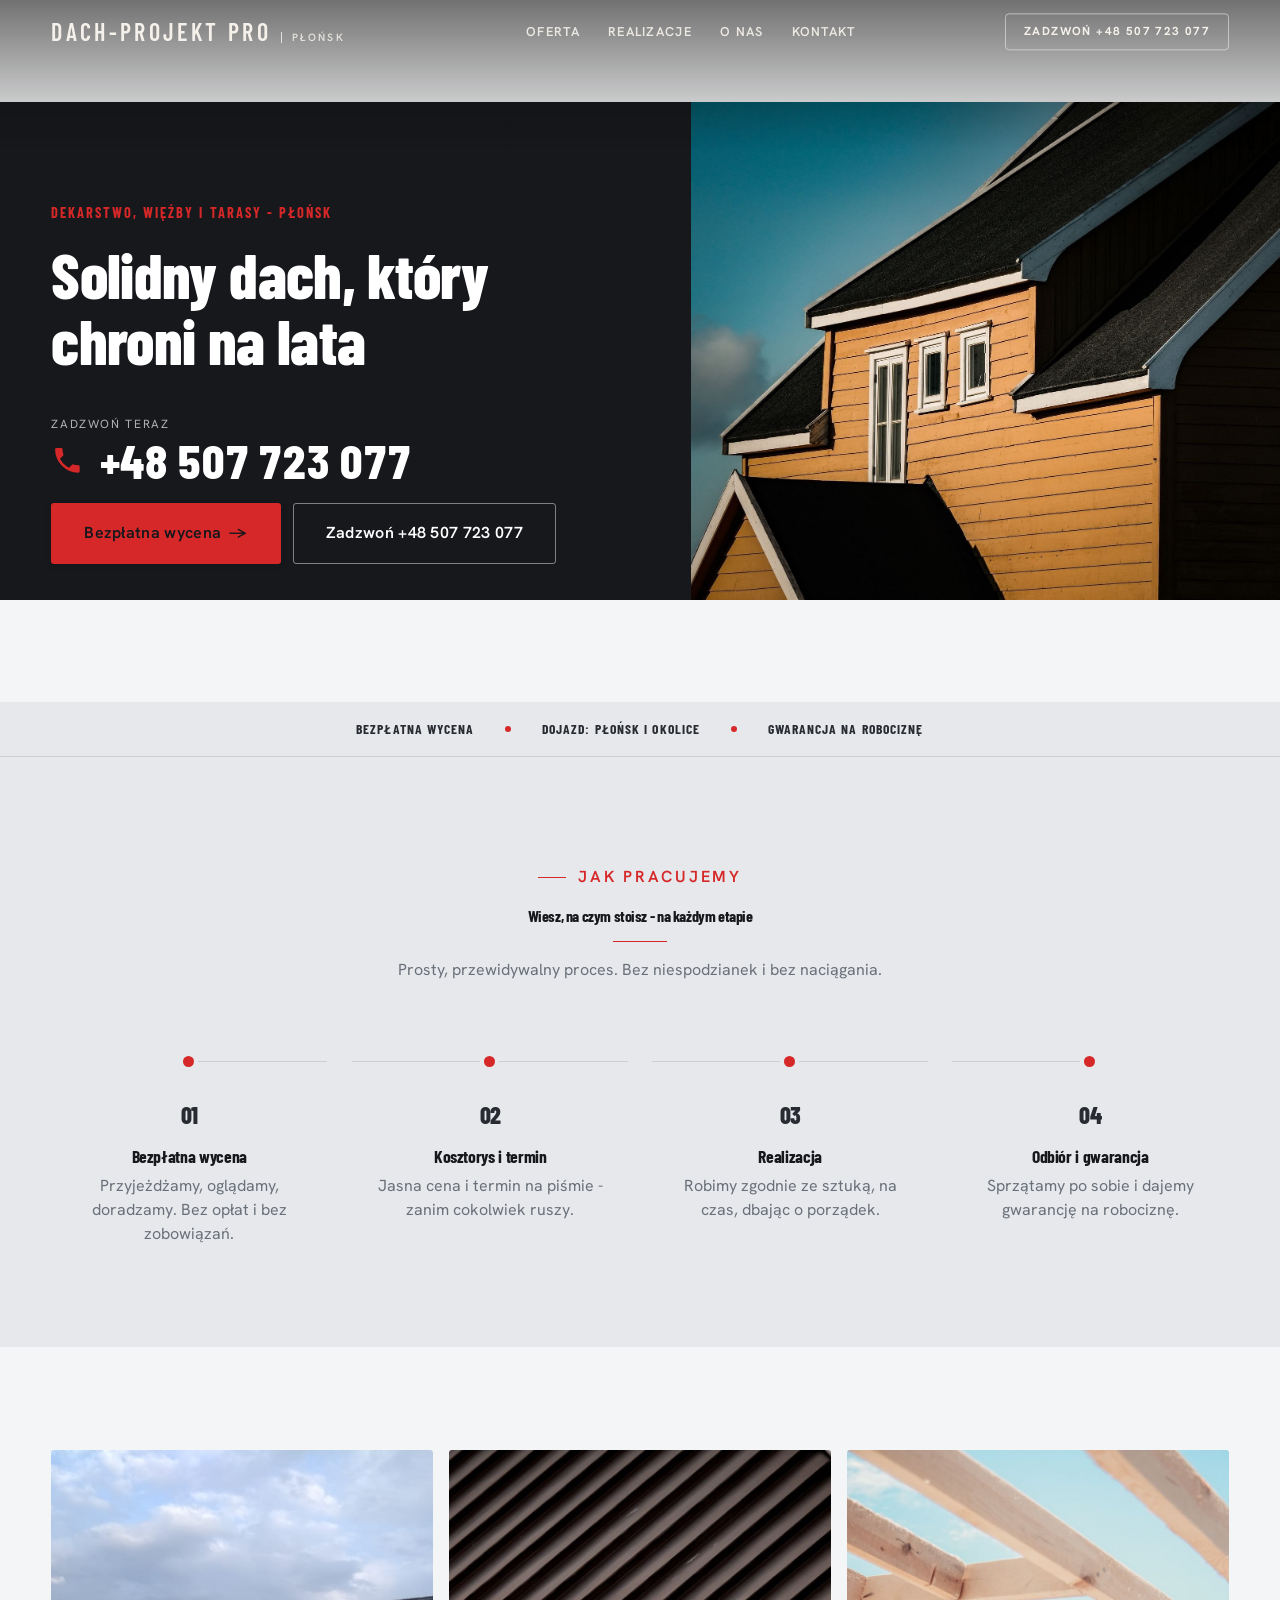
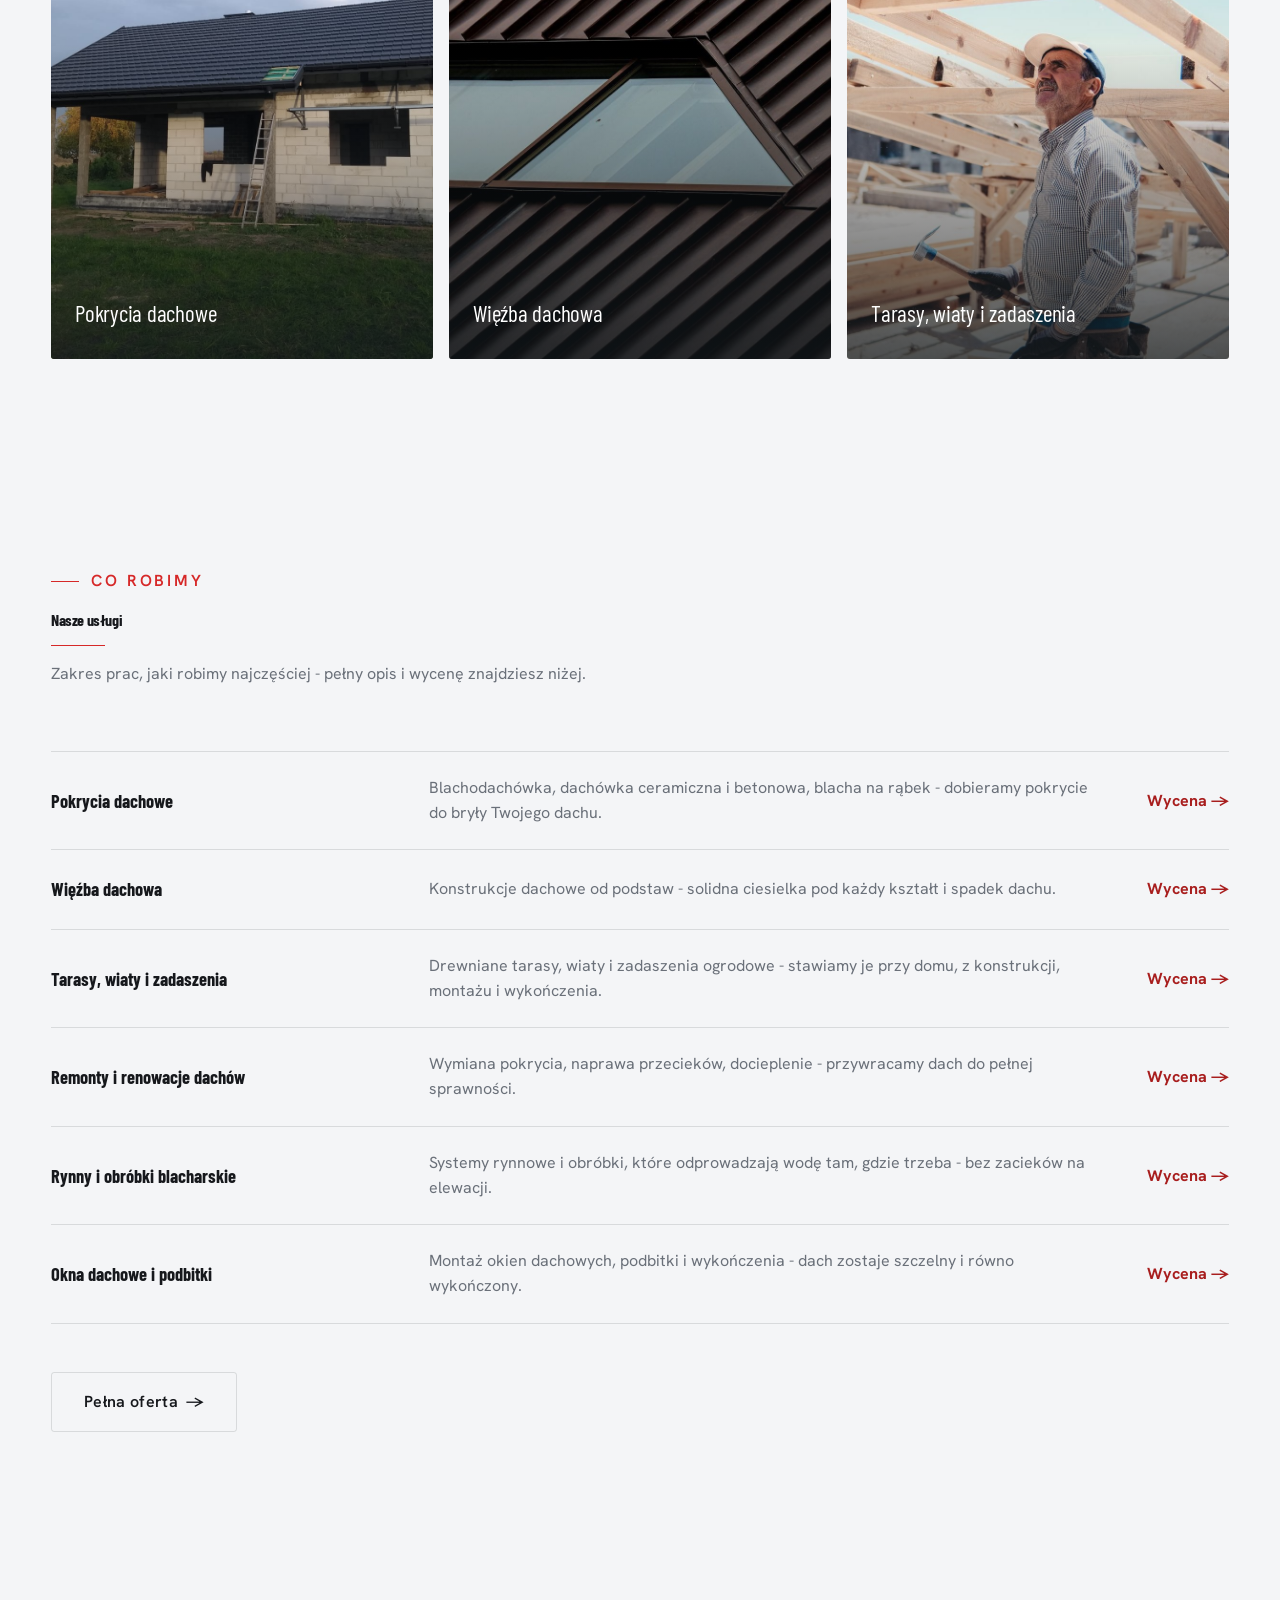
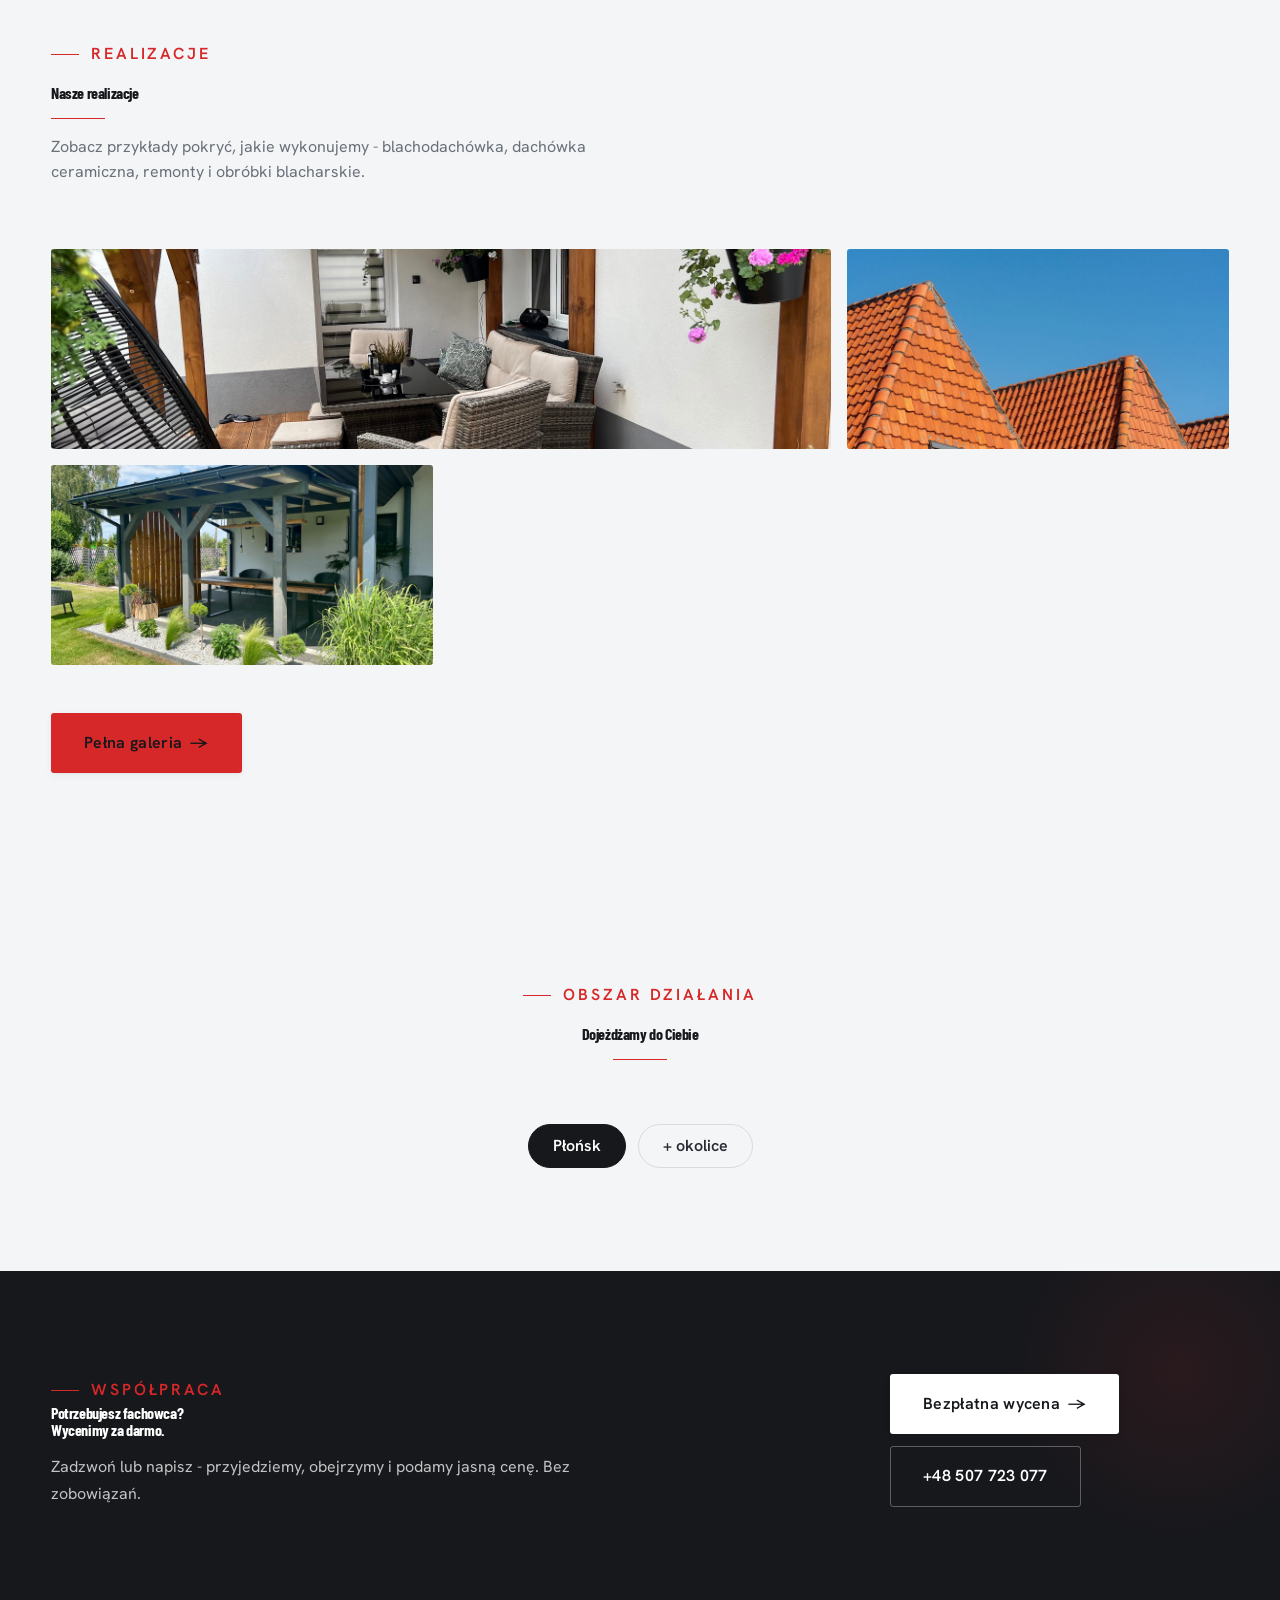
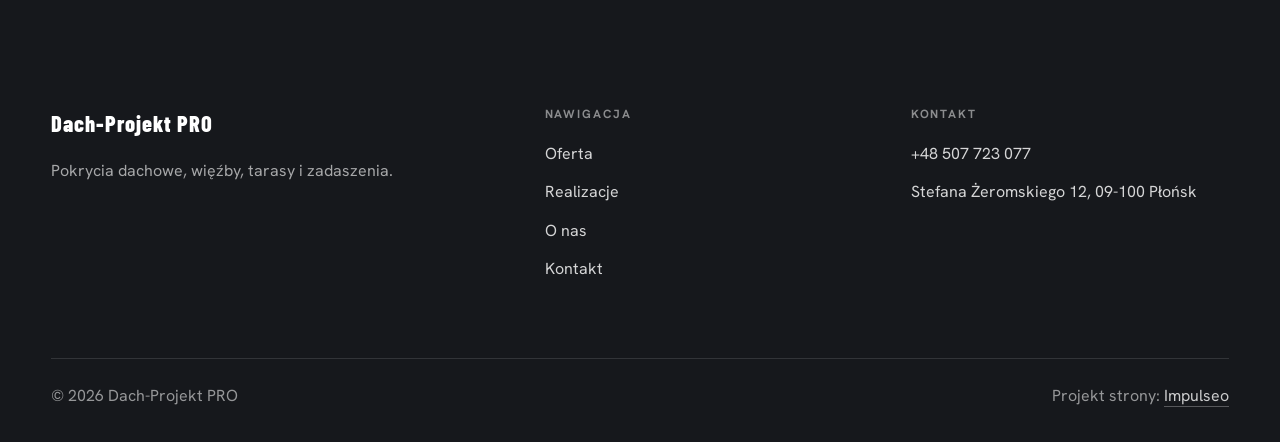
<file: index.html>
<!DOCTYPE html>
<html lang="pl">
<head>
<meta charset="UTF-8">
<meta name="viewport" content="width=device-width, initial-scale=1.0">
<title>Dach-Projekt PRO - Pokrycia dachowe, więźby i tarasy - Płońsk</title>
<meta name="description" content="Dach-Projekt PRO - dekarstwo, pokrycia dachowe, więźby oraz drewniane tarasy i zadaszenia - Płońsk i okolice. Blachodachówka, dachówka, rynny, remonty dachów. Bezpłatny pomiar i wycena. Zobacz realizacje.">
<link rel="preconnect" href="https://fonts.googleapis.com">
<link rel="preconnect" href="https://fonts.gstatic.com" crossorigin>
<link href="https://fonts.googleapis.com/css2?family=Barlow+Condensed:wght@500;600;700&family=Hanken+Grotesk:wght@400;500;600&display=swap" rel="stylesheet">
<link rel="stylesheet" href="assets/styles.css">
</head>
<body>

<header class="nav">
  <div class="wrap nav-inner">
    <a class="brand" href="index.html"><span class="name">Dach-Projekt PRO</span><span class="sub">Płońsk</span></a>
    <nav class="nav-links">
      <a href="oferta.html">Oferta</a>
      <a href="realizacje.html">Realizacje</a>
      <a href="o-nas.html">O nas</a>
      <a href="kontakt.html">Kontakt</a>
      <a href="tel:+48507723077" class="btn btn-accent">Zadzwoń +48 507 723 077</a>
    </nav>
    <button class="nav-toggle" aria-label="Menu"><span></span><span></span><span></span></button>
  </div>
</header>

<section class="hero-fach">
  <img class="hf-photo" src="img/hero.jpg" alt="Dach-Projekt PRO">
  <div class="hf-panel">
      <span class="hf-kicker">Dekarstwo, więźby i tarasy - Płońsk</span>
      <h1 class="hf-title">Solidny dach, który chroni na lata</h1>
      <a class="hf-phone" href="tel:+48507723077"><span class="hf-phone-lab">Zadzwoń teraz</span><span class="hf-phone-num"><svg class="ico-tel" width="16" height="16" viewBox="0 0 24 24" fill="none" aria-hidden="true"><path d="M6.6 10.8a15.5 15.5 0 0 0 6.6 6.6l2.2-2.2a1 1 0 0 1 1-.24 11.4 11.4 0 0 0 3.6.58 1 1 0 0 1 1 1V20a1 1 0 0 1-1 1A17 17 0 0 1 3 4a1 1 0 0 1 1-1h3.5a1 1 0 0 1 1 1c0 1.25.2 2.46.58 3.6a1 1 0 0 1-.25 1l-2.23 2.2Z" fill="currentColor"/></svg> +48 507 723 077</span></a>
      <div class="hf-actions">
        <a href="kontakt.html" class="btn btn-accent">Bezpłatna wycena <span class="arr">→</span></a>
        <a href="tel:+48507723077" class="btn btn-ghost hf-ghost">Zadzwoń +48 507 723 077</a>
      </div>
  </div>
</section>
<section class="fach-promise">
  <div class="wrap">
    <ul class="fp-row reveal"><li>Bezpłatna wycena</li><li>Dojazd: Płońsk i okolice</li><li>Gwarancja na robociznę</li></ul>
  </div>
</section>
<section class="proces fachowcy">
  <div class="wrap">
    <div class="head center reveal">
      <span class="eyebrow">Jak pracujemy</span>
      <h2>Wiesz, na czym stoisz - na każdym etapie</h2>
      <p>Prosty, przewidywalny proces. Bez niespodzianek i bez naciągania.</p>
    </div>
    <ol class="proces-line">
      <li class="reveal"><span class="pno">01</span><h3>Bezpłatna wycena</h3><p>Przyjeżdżamy, oglądamy, doradzamy. Bez opłat i bez zobowiązań.</p></li>
      <li class="reveal"><span class="pno">02</span><h3>Kosztorys i termin</h3><p>Jasna cena i termin na piśmie - zanim cokolwiek ruszy.</p></li>
      <li class="reveal"><span class="pno">03</span><h3>Realizacja</h3><p>Robimy zgodnie ze sztuką, na czas, dbając o porządek.</p></li>
      <li class="reveal"><span class="pno">04</span><h3>Odbiór i gwarancja</h3><p>Sprzątamy po sobie i dajemy gwarancję na robociznę.</p></li>
    </ol>
  </div>
</section>
<section class="gateways-band">
  <div class="wrap">
    <div class="gateways">
      <a href="oferta.html" class="gateway reveal"><img src="img/g1.jpg" alt="Pokrycia dachowe" loading="lazy"><span class="g-ttl">Pokrycia dachowe</span></a>
      <a href="oferta.html" class="gateway reveal"><img src="img/g2.jpg" alt="Więźba dachowa" loading="lazy"><span class="g-ttl">Więźba dachowa</span></a>
      <a href="oferta.html" class="gateway reveal"><img src="img/g3.jpg" alt="Tarasy, wiaty i zadaszenia" loading="lazy"><span class="g-ttl">Tarasy, wiaty i zadaszenia</span></a>
    </div>
  </div>
</section>
<section class="fach-uslugi">
  <div class="wrap">
    <div class="head reveal">
      <span class="eyebrow">Co robimy</span>
      <h2>Nasze usługi</h2>
      <p>Zakres prac, jaki robimy najczęściej - pełny opis i wycenę znajdziesz niżej.</p>
    </div>
    <ul class="fu-list">
      <li class="fu-row reveal"><div class="fu-name">Pokrycia dachowe</div><div class="fu-desc">Blachodachówka, dachówka ceramiczna i betonowa, blacha na rąbek - dobieramy pokrycie do bryły Twojego dachu.</div><a class="fu-cta" href="kontakt.html">Wycena <span class="arr">→</span></a></li>
      <li class="fu-row reveal"><div class="fu-name">Więźba dachowa</div><div class="fu-desc">Konstrukcje dachowe od podstaw - solidna ciesielka pod każdy kształt i spadek dachu.</div><a class="fu-cta" href="kontakt.html">Wycena <span class="arr">→</span></a></li>
      <li class="fu-row reveal"><div class="fu-name">Tarasy, wiaty i zadaszenia</div><div class="fu-desc">Drewniane tarasy, wiaty i zadaszenia ogrodowe - stawiamy je przy domu, z konstrukcji, montażu i wykończenia.</div><a class="fu-cta" href="kontakt.html">Wycena <span class="arr">→</span></a></li>
      <li class="fu-row reveal"><div class="fu-name">Remonty i renowacje dachów</div><div class="fu-desc">Wymiana pokrycia, naprawa przecieków, docieplenie - przywracamy dach do pełnej sprawności.</div><a class="fu-cta" href="kontakt.html">Wycena <span class="arr">→</span></a></li>
      <li class="fu-row reveal"><div class="fu-name">Rynny i obróbki blacharskie</div><div class="fu-desc">Systemy rynnowe i obróbki, które odprowadzają wodę tam, gdzie trzeba - bez zacieków na elewacji.</div><a class="fu-cta" href="kontakt.html">Wycena <span class="arr">→</span></a></li>
      <li class="fu-row reveal"><div class="fu-name">Okna dachowe i podbitki</div><div class="fu-desc">Montaż okien dachowych, podbitki i wykończenia - dach zostaje szczelny i równo wykończony.</div><a class="fu-cta" href="kontakt.html">Wycena <span class="arr">→</span></a></li>
    </ul>
    <div style="margin-top:var(--space-7)" class="reveal"><a href="oferta.html" class="btn btn-ghost">Pełna oferta <span class="arr">→</span></a></div>
  </div>
</section>
<section>
  <div class="wrap">
    <div class="head reveal">
      <span class="eyebrow">Realizacje</span>
      <h2>Nasze realizacje</h2>
      <p>Zobacz przykłady pokryć, jakie wykonujemy - blachodachówka, dachówka ceramiczna, remonty i obróbki blacharskie.</p>
    </div>
    <div class="gallery">
      <div class="tile t-two3 reveal"><img src="img/g4.jpg" alt="Taras z zadaszeniem" loading="lazy"><div class="cap">Taras z zadaszeniem</div></div>
      <div class="tile t-third reveal"><img src="img/g5.jpg" alt="Dachówka ceramiczna" loading="lazy"><div class="cap">Dachówka ceramiczna</div></div>
      <div class="tile t-third reveal"><img src="img/about.jpg" alt="Zadaszenie tarasu - konstrukcja" loading="lazy"><div class="cap">Zadaszenie tarasu - konstrukcja</div></div>
    </div>
    <div style="margin-top:var(--space-7)" class="reveal"><a href="realizacje.html" class="btn btn-accent">Pełna galeria <span class="arr">→</span></a></div>
  </div>
</section>
<section class="obszar">
  <div class="wrap">
    <div class="head center reveal">
      <span class="eyebrow">Obszar działania</span>
      <h2>Dojeżdżamy do Ciebie</h2>
    </div>
    <ul class="obszar-list reveal"><li class="is-home">Płońsk</li><li>+ okolice</li></ul>
  </div>
</section>
<section class="cta">
  <div class="wrap">
    <div class="reveal">
      <span class="eyebrow">Współpraca</span>
      <h2>Potrzebujesz fachowca? Wycenimy za darmo.</h2>
      <p>Zadzwoń lub napisz - przyjedziemy, obejrzymy i podamy jasną cenę. Bez zobowiązań.</p>
    </div>
    <div class="cta-actions reveal">
      <a href="kontakt.html" class="btn btn-light">Bezpłatna wycena <span class="arr">→</span></a>
      <a href="tel:+48507723077" class="btn btn-ghost" style="color:#fff;border-color:rgba(255,255,255,.3)">+48 507 723 077</a>
    </div>
  </div>
</section>

<footer>
  <div class="wrap">
    <div class="foot-grid">
      <div class="foot-brand">
        <div class="name">Dach-Projekt PRO</div>
        <p>Pokrycia dachowe, więźby, tarasy i zadaszenia.</p>
      </div>
      <div class="foot-col">
        <h4>Nawigacja</h4>
        <a href="oferta.html">Oferta</a>
        <a href="realizacje.html">Realizacje</a>
        <a href="o-nas.html">O nas</a>
        <a href="kontakt.html">Kontakt</a>
      </div>
      <div class="foot-col">
        <h4>Kontakt</h4>
        <a href="tel:+48507723077">+48 507 723 077</a>
        <p>Stefana Żeromskiego 12, 09-100 Płońsk</p>
      </div>
    </div>
    <div class="foot-bot">
      <span>© 2026 Dach-Projekt PRO</span>
      <span>Projekt strony: <a class="foot-credit" href="https://impulseo.pl" target="_blank" rel="noopener">Impulseo</a></span>
    </div>
  </div>
</footer>
<div class="sticky-call"><a class="sc-call" href="tel:+48507723077"><svg class="ico-tel" width="16" height="16" viewBox="0 0 24 24" fill="none" aria-hidden="true"><path d="M6.6 10.8a15.5 15.5 0 0 0 6.6 6.6l2.2-2.2a1 1 0 0 1 1-.24 11.4 11.4 0 0 0 3.6.58 1 1 0 0 1 1 1V20a1 1 0 0 1-1 1A17 17 0 0 1 3 4a1 1 0 0 1 1-1h3.5a1 1 0 0 1 1 1c0 1.25.2 2.46.58 3.6a1 1 0 0 1-.25 1l-2.23 2.2Z" fill="currentColor"/></svg> Zadzwoń</a><a class="sc-quote" href="kontakt.html">Bezpłatna wycena</a></div>

<script src="assets/main.js"></script>
</body>
</html>
</file>
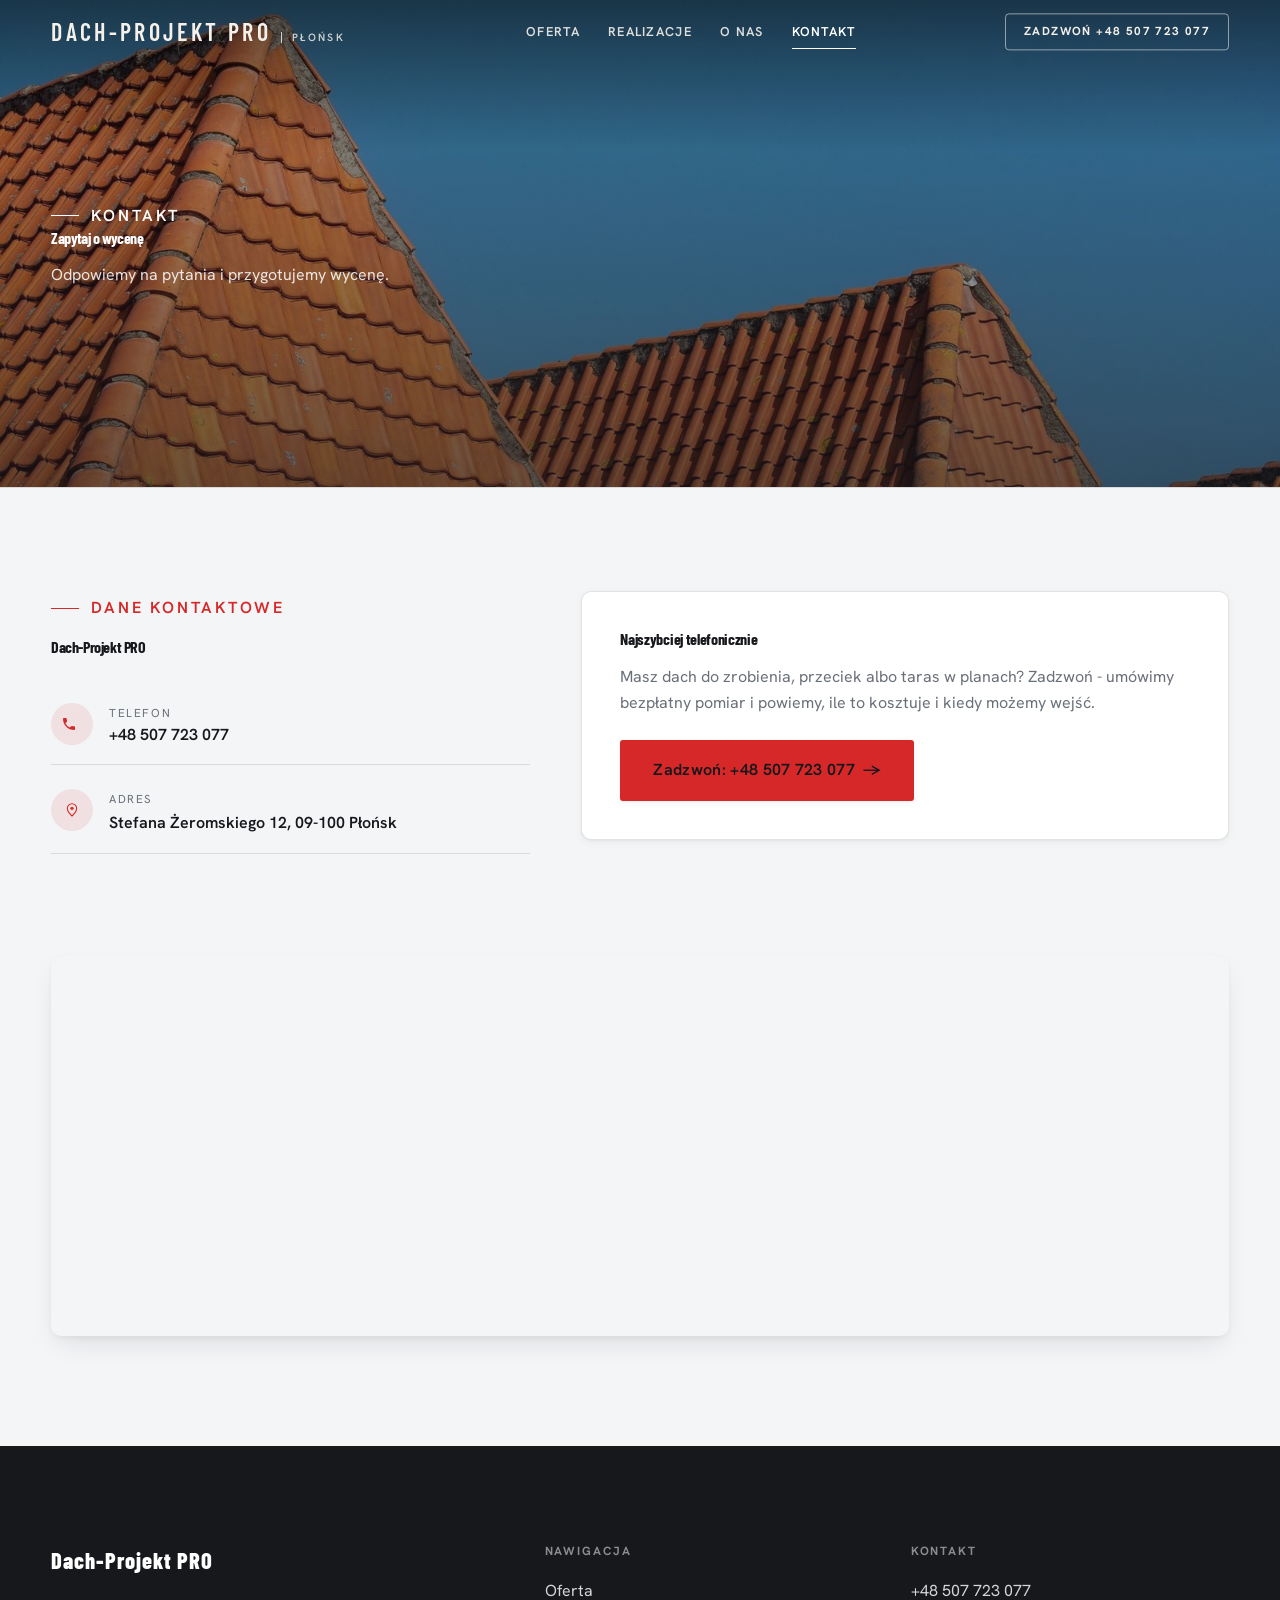
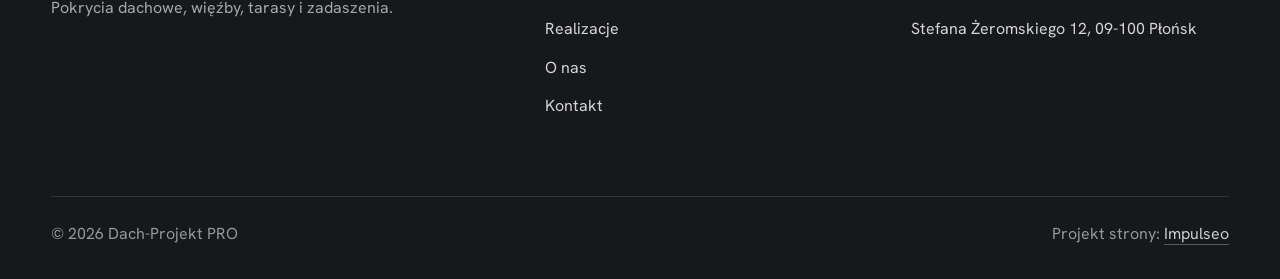
<file: kontakt.html>
<!DOCTYPE html>
<html lang="pl">
<head>
<meta charset="UTF-8">
<meta name="viewport" content="width=device-width, initial-scale=1.0">
<title>Kontakt - Dach-Projekt PRO</title>
<meta name="description" content="Kontakt Dach-Projekt PRO - Stefana Żeromskiego 12, 09-100 Płońsk">
<link rel="preconnect" href="https://fonts.googleapis.com">
<link rel="preconnect" href="https://fonts.gstatic.com" crossorigin>
<link href="https://fonts.googleapis.com/css2?family=Barlow+Condensed:wght@500;600;700&family=Hanken+Grotesk:wght@400;500;600&display=swap" rel="stylesheet">
<link rel="stylesheet" href="assets/styles.css">
</head>
<body>

<header class="nav">
  <div class="wrap nav-inner">
    <a class="brand" href="index.html"><span class="name">Dach-Projekt PRO</span><span class="sub">Płońsk</span></a>
    <nav class="nav-links">
      <a href="oferta.html">Oferta</a>
      <a href="realizacje.html">Realizacje</a>
      <a href="o-nas.html">O nas</a>
      <a href="kontakt.html" class="active">Kontakt</a>
      <a href="tel:+48507723077" class="btn btn-accent">Zadzwoń +48 507 723 077</a>
    </nav>
    <button class="nav-toggle" aria-label="Menu"><span></span><span></span><span></span></button>
  </div>
</header>

<section class="pagehead">
  <img src="img/g5.jpg" alt="Dach-Projekt PRO - Zapytaj o wycenę">
  <div class="wrap">
    <span class="eyebrow">Kontakt</span>
    <h1>Zapytaj o wycenę</h1>
    <p>Odpowiemy na pytania i przygotujemy wycenę.</p>
  </div>
</section>
<section>
  <div class="wrap contact-grid">
    <div class="reveal">
      <span class="eyebrow">Dane kontaktowe</span>
      <h2 style="margin:var(--space-4) 0 var(--space-6)">Dach-Projekt PRO</h2>
      <div class="info-list">
        <div class="info-row"><div class="ic"><svg class="ico-tel" width="16" height="16" viewBox="0 0 24 24" fill="none" aria-hidden="true"><path d="M6.6 10.8a15.5 15.5 0 0 0 6.6 6.6l2.2-2.2a1 1 0 0 1 1-.24 11.4 11.4 0 0 0 3.6.58 1 1 0 0 1 1 1V20a1 1 0 0 1-1 1A17 17 0 0 1 3 4a1 1 0 0 1 1-1h3.5a1 1 0 0 1 1 1c0 1.25.2 2.46.58 3.6a1 1 0 0 1-.25 1l-2.23 2.2Z" fill="currentColor"/></svg></div><div><div class="lbl">Telefon</div><a class="val" href="tel:+48507723077">+48 507 723 077</a></div></div>
        <div class="info-row"><div class="ic"><svg class="ico-pin" width="16" height="16" viewBox="0 0 24 24" fill="none" aria-hidden="true"><path d="M12 21s7-6.1 7-11.5A7 7 0 0 0 5 9.5C5 14.9 12 21 12 21Z" stroke="currentColor" stroke-width="1.6" fill="none"/><circle cx="12" cy="9.5" r="2.4" fill="currentColor"/></svg></div><div><div class="lbl">Adres</div><div class="val">Stefana Żeromskiego 12, 09-100 Płońsk</div></div></div>
      </div>
    </div>
    <div class="reveal">
      <div class="form">
        <h3 style="margin-bottom:var(--space-4)">Najszybciej telefonicznie</h3>
        <p class="muted" style="margin-bottom:var(--space-5)">Masz dach do zrobienia, przeciek albo taras w planach? Zadzwoń - umówimy bezpłatny pomiar i powiemy, ile to kosztuje i kiedy możemy wejść.</p>
        <a href="tel:+48507723077" class="btn btn-accent" style="justify-content:center">Zadzwoń: +48 507 723 077 <span class="arr">→</span></a>
      </div>
    </div>
  </div>
</section>
<section style="padding-top:0">
  <div class="wrap reveal">
    <iframe class="map" title="Dach-Projekt PRO - Płońsk" src="https://maps.google.com/maps?q=52.6223937%2C20.3828968&z=15&output=embed" loading="lazy" referrerpolicy="no-referrer-when-downgrade"></iframe>
  </div>
</section>

<footer>
  <div class="wrap">
    <div class="foot-grid">
      <div class="foot-brand">
        <div class="name">Dach-Projekt PRO</div>
        <p>Pokrycia dachowe, więźby, tarasy i zadaszenia.</p>
      </div>
      <div class="foot-col">
        <h4>Nawigacja</h4>
        <a href="oferta.html">Oferta</a>
        <a href="realizacje.html">Realizacje</a>
        <a href="o-nas.html">O nas</a>
        <a href="kontakt.html">Kontakt</a>
      </div>
      <div class="foot-col">
        <h4>Kontakt</h4>
        <a href="tel:+48507723077">+48 507 723 077</a>
        <p>Stefana Żeromskiego 12, 09-100 Płońsk</p>
      </div>
    </div>
    <div class="foot-bot">
      <span>© 2026 Dach-Projekt PRO</span>
      <span>Projekt strony: <a class="foot-credit" href="https://impulseo.pl" target="_blank" rel="noopener">Impulseo</a></span>
    </div>
  </div>
</footer>
<div class="sticky-call"><a class="sc-call" href="tel:+48507723077"><svg class="ico-tel" width="16" height="16" viewBox="0 0 24 24" fill="none" aria-hidden="true"><path d="M6.6 10.8a15.5 15.5 0 0 0 6.6 6.6l2.2-2.2a1 1 0 0 1 1-.24 11.4 11.4 0 0 0 3.6.58 1 1 0 0 1 1 1V20a1 1 0 0 1-1 1A17 17 0 0 1 3 4a1 1 0 0 1 1-1h3.5a1 1 0 0 1 1 1c0 1.25.2 2.46.58 3.6a1 1 0 0 1-.25 1l-2.23 2.2Z" fill="currentColor"/></svg> Zadzwoń</a><a class="sc-quote" href="kontakt.html">Bezpłatna wycena</a></div>

<script src="assets/main.js"></script>
</body>
</html>
</file>
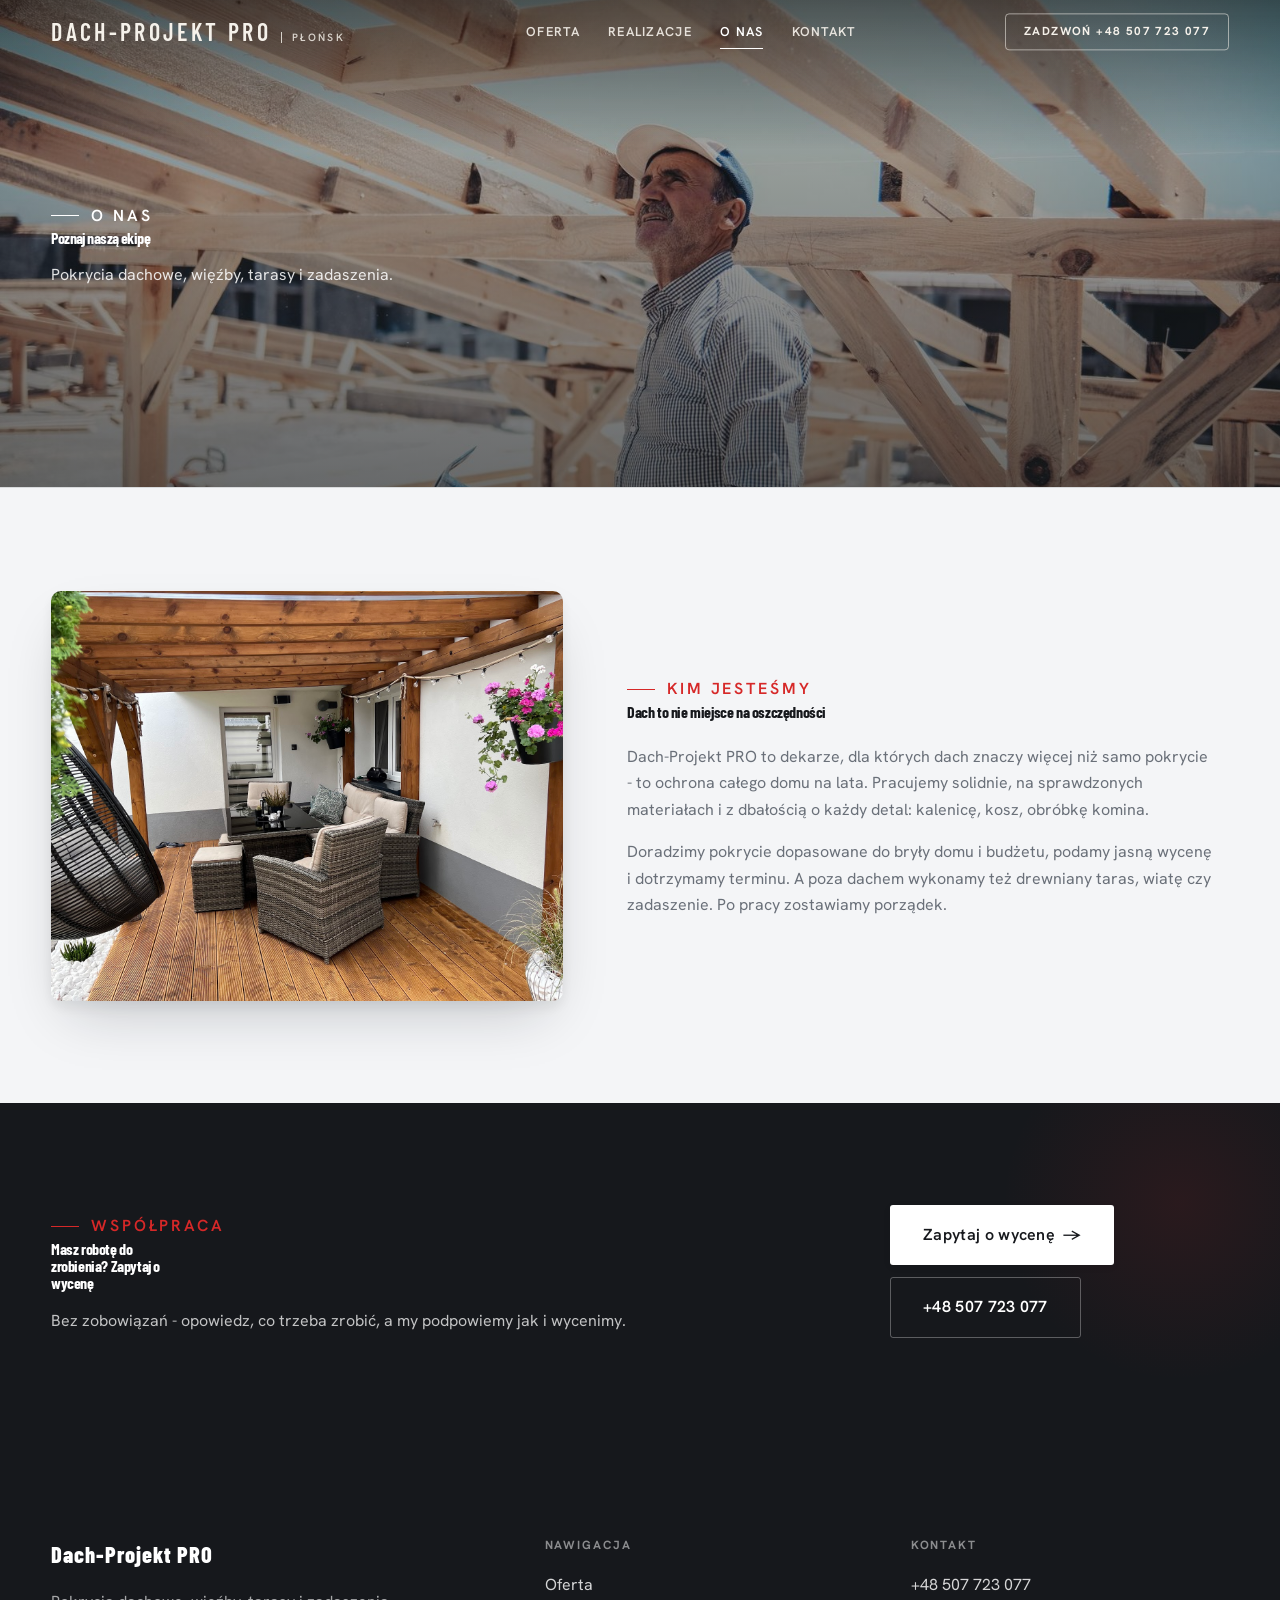
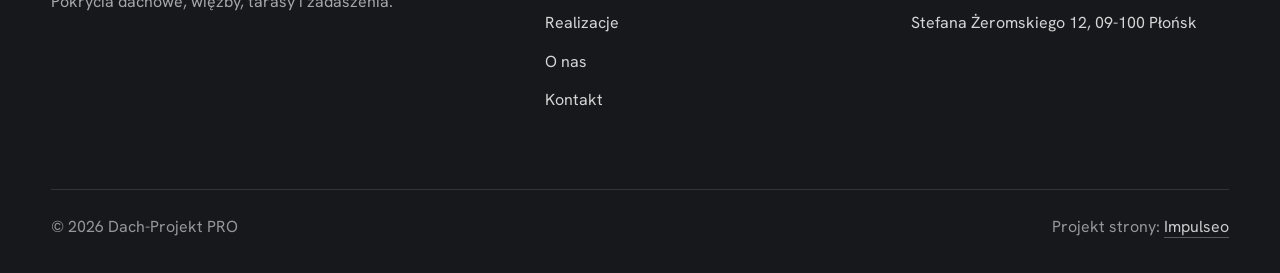
<file: o-nas.html>
<!DOCTYPE html>
<html lang="pl">
<head>
<meta charset="UTF-8">
<meta name="viewport" content="width=device-width, initial-scale=1.0">
<title>O nas - Dach-Projekt PRO</title>
<meta name="description" content="Dach-Projekt PRO - dekarstwo, pokrycia dachowe, więźby oraz drewniane tarasy i zadaszenia - Płońsk i okolice. Blachodachówka, dachówka, rynny, remonty dachów. Bezpłatny pomiar i wycena. Zobacz realizacje.">
<link rel="preconnect" href="https://fonts.googleapis.com">
<link rel="preconnect" href="https://fonts.gstatic.com" crossorigin>
<link href="https://fonts.googleapis.com/css2?family=Barlow+Condensed:wght@500;600;700&family=Hanken+Grotesk:wght@400;500;600&display=swap" rel="stylesheet">
<link rel="stylesheet" href="assets/styles.css">
</head>
<body>

<header class="nav">
  <div class="wrap nav-inner">
    <a class="brand" href="index.html"><span class="name">Dach-Projekt PRO</span><span class="sub">Płońsk</span></a>
    <nav class="nav-links">
      <a href="oferta.html">Oferta</a>
      <a href="realizacje.html">Realizacje</a>
      <a href="o-nas.html" class="active">O nas</a>
      <a href="kontakt.html">Kontakt</a>
      <a href="tel:+48507723077" class="btn btn-accent">Zadzwoń +48 507 723 077</a>
    </nav>
    <button class="nav-toggle" aria-label="Menu"><span></span><span></span><span></span></button>
  </div>
</header>

<section class="pagehead">
  <img src="img/g3.jpg" alt="Dach-Projekt PRO - Poznaj naszą ekipę">
  <div class="wrap">
    <span class="eyebrow">O nas</span>
    <h1>Poznaj naszą ekipę</h1>
    <p>Pokrycia dachowe, więźby, tarasy i zadaszenia.</p>
  </div>
</section>
<section>
  <div class="wrap split">
    <div class="split-art reveal"><img src="img/g4.jpg" alt="Dach-Projekt PRO" loading="lazy"></div>
    <div class="split-copy reveal">
      <span class="eyebrow">Kim jesteśmy</span>
      <h2>Dach to nie miejsce na oszczędności</h2>
      <p class="muted">Dach-Projekt PRO to dekarze, dla których dach znaczy więcej niż samo pokrycie - to ochrona całego domu na lata. Pracujemy solidnie, na sprawdzonych materiałach i z dbałością o każdy detal: kalenicę, kosz, obróbkę komina.</p>
      <p class="muted">Doradzimy pokrycie dopasowane do bryły domu i budżetu, podamy jasną wycenę i dotrzymamy terminu. A poza dachem wykonamy też drewniany taras, wiatę czy zadaszenie. Po pracy zostawiamy porządek.</p>
    </div>
  </div>
</section>


<section class="cta">
  <div class="wrap">
    <div class="reveal">
      <span class="eyebrow">Współpraca</span>
      <h2>Masz robotę do zrobienia? Zapytaj o wycenę</h2>
      <p>Bez zobowiązań - opowiedz, co trzeba zrobić, a my podpowiemy jak i wycenimy.</p>
    </div>
    <div class="cta-actions reveal">
      <a href="kontakt.html" class="btn btn-light">Zapytaj o wycenę <span class="arr">→</span></a>
      <a href="tel:+48507723077" class="btn btn-ghost" style="color:#fff;border-color:rgba(255,255,255,.3)">+48 507 723 077</a>
    </div>
  </div>
</section>

<footer>
  <div class="wrap">
    <div class="foot-grid">
      <div class="foot-brand">
        <div class="name">Dach-Projekt PRO</div>
        <p>Pokrycia dachowe, więźby, tarasy i zadaszenia.</p>
      </div>
      <div class="foot-col">
        <h4>Nawigacja</h4>
        <a href="oferta.html">Oferta</a>
        <a href="realizacje.html">Realizacje</a>
        <a href="o-nas.html">O nas</a>
        <a href="kontakt.html">Kontakt</a>
      </div>
      <div class="foot-col">
        <h4>Kontakt</h4>
        <a href="tel:+48507723077">+48 507 723 077</a>
        <p>Stefana Żeromskiego 12, 09-100 Płońsk</p>
      </div>
    </div>
    <div class="foot-bot">
      <span>© 2026 Dach-Projekt PRO</span>
      <span>Projekt strony: <a class="foot-credit" href="https://impulseo.pl" target="_blank" rel="noopener">Impulseo</a></span>
    </div>
  </div>
</footer>
<div class="sticky-call"><a class="sc-call" href="tel:+48507723077"><svg class="ico-tel" width="16" height="16" viewBox="0 0 24 24" fill="none" aria-hidden="true"><path d="M6.6 10.8a15.5 15.5 0 0 0 6.6 6.6l2.2-2.2a1 1 0 0 1 1-.24 11.4 11.4 0 0 0 3.6.58 1 1 0 0 1 1 1V20a1 1 0 0 1-1 1A17 17 0 0 1 3 4a1 1 0 0 1 1-1h3.5a1 1 0 0 1 1 1c0 1.25.2 2.46.58 3.6a1 1 0 0 1-.25 1l-2.23 2.2Z" fill="currentColor"/></svg> Zadzwoń</a><a class="sc-quote" href="kontakt.html">Bezpłatna wycena</a></div>

<script src="assets/main.js"></script>
</body>
</html>
</file>
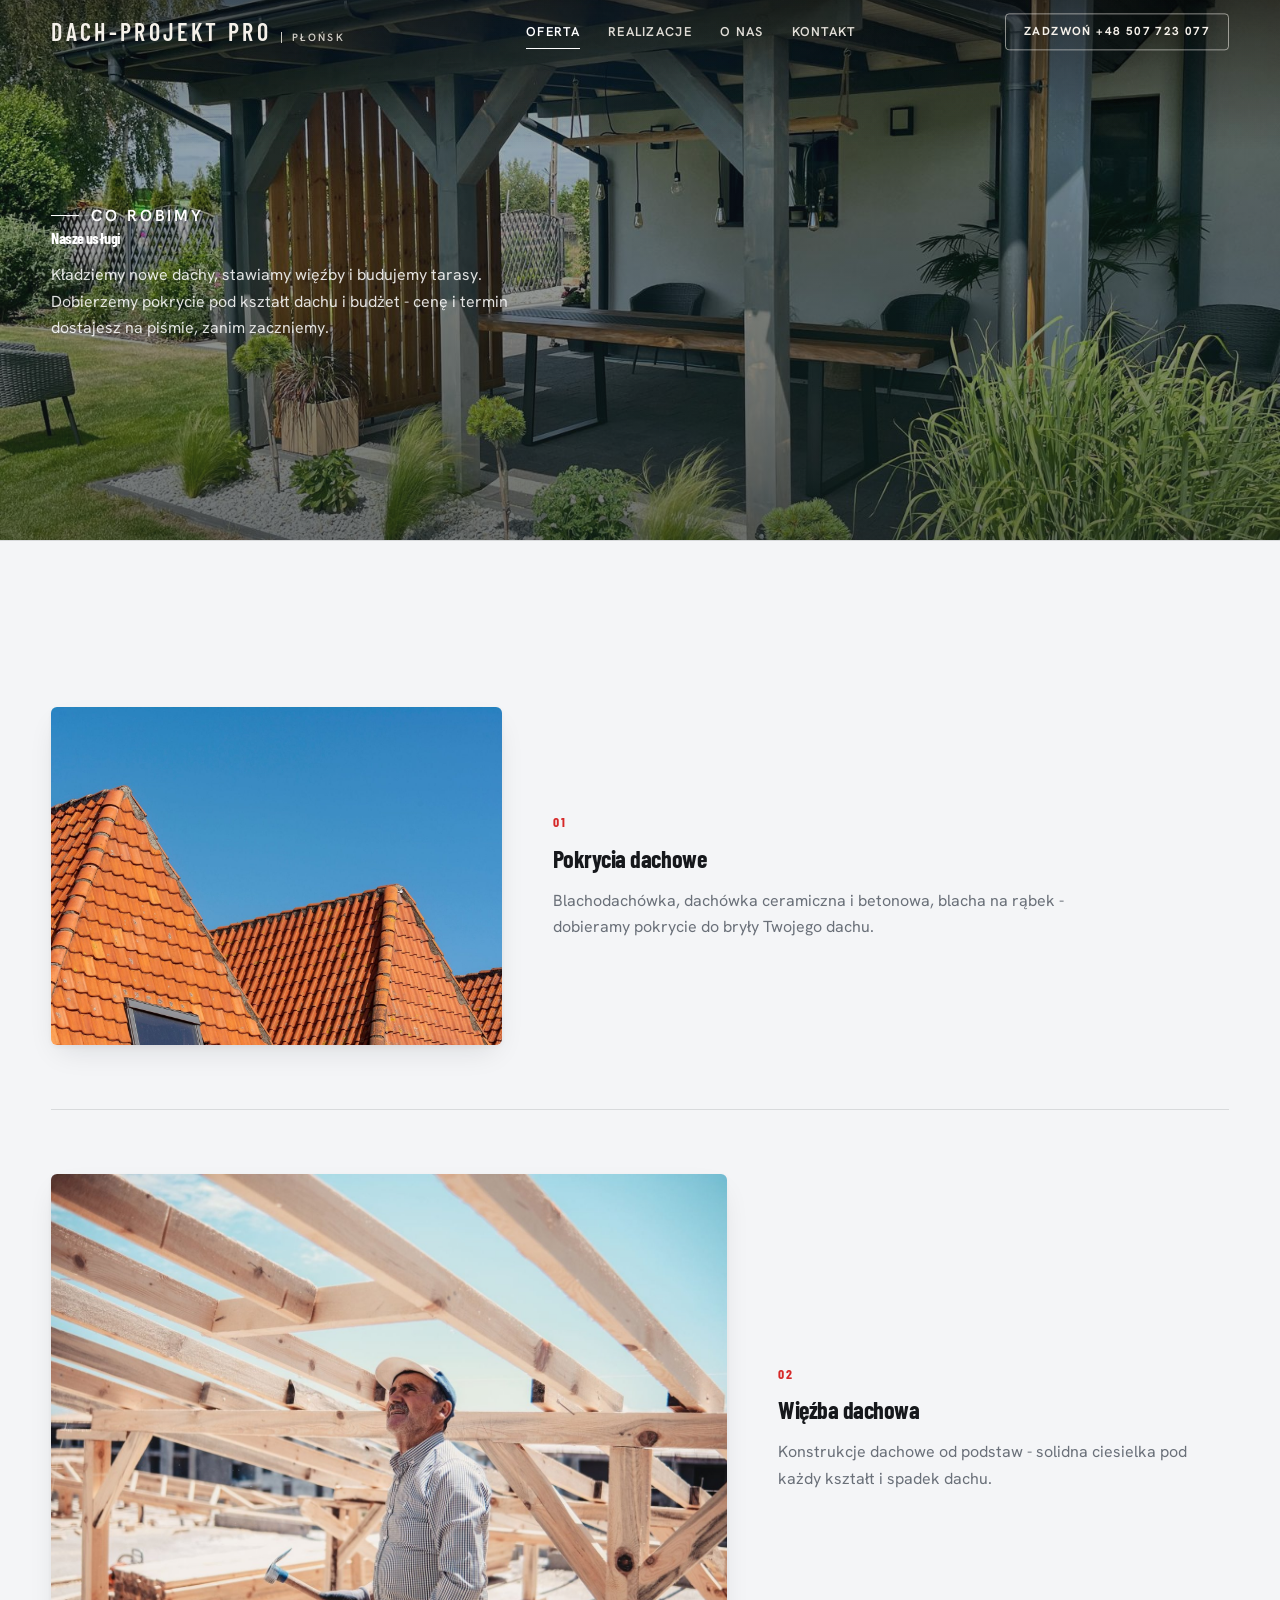
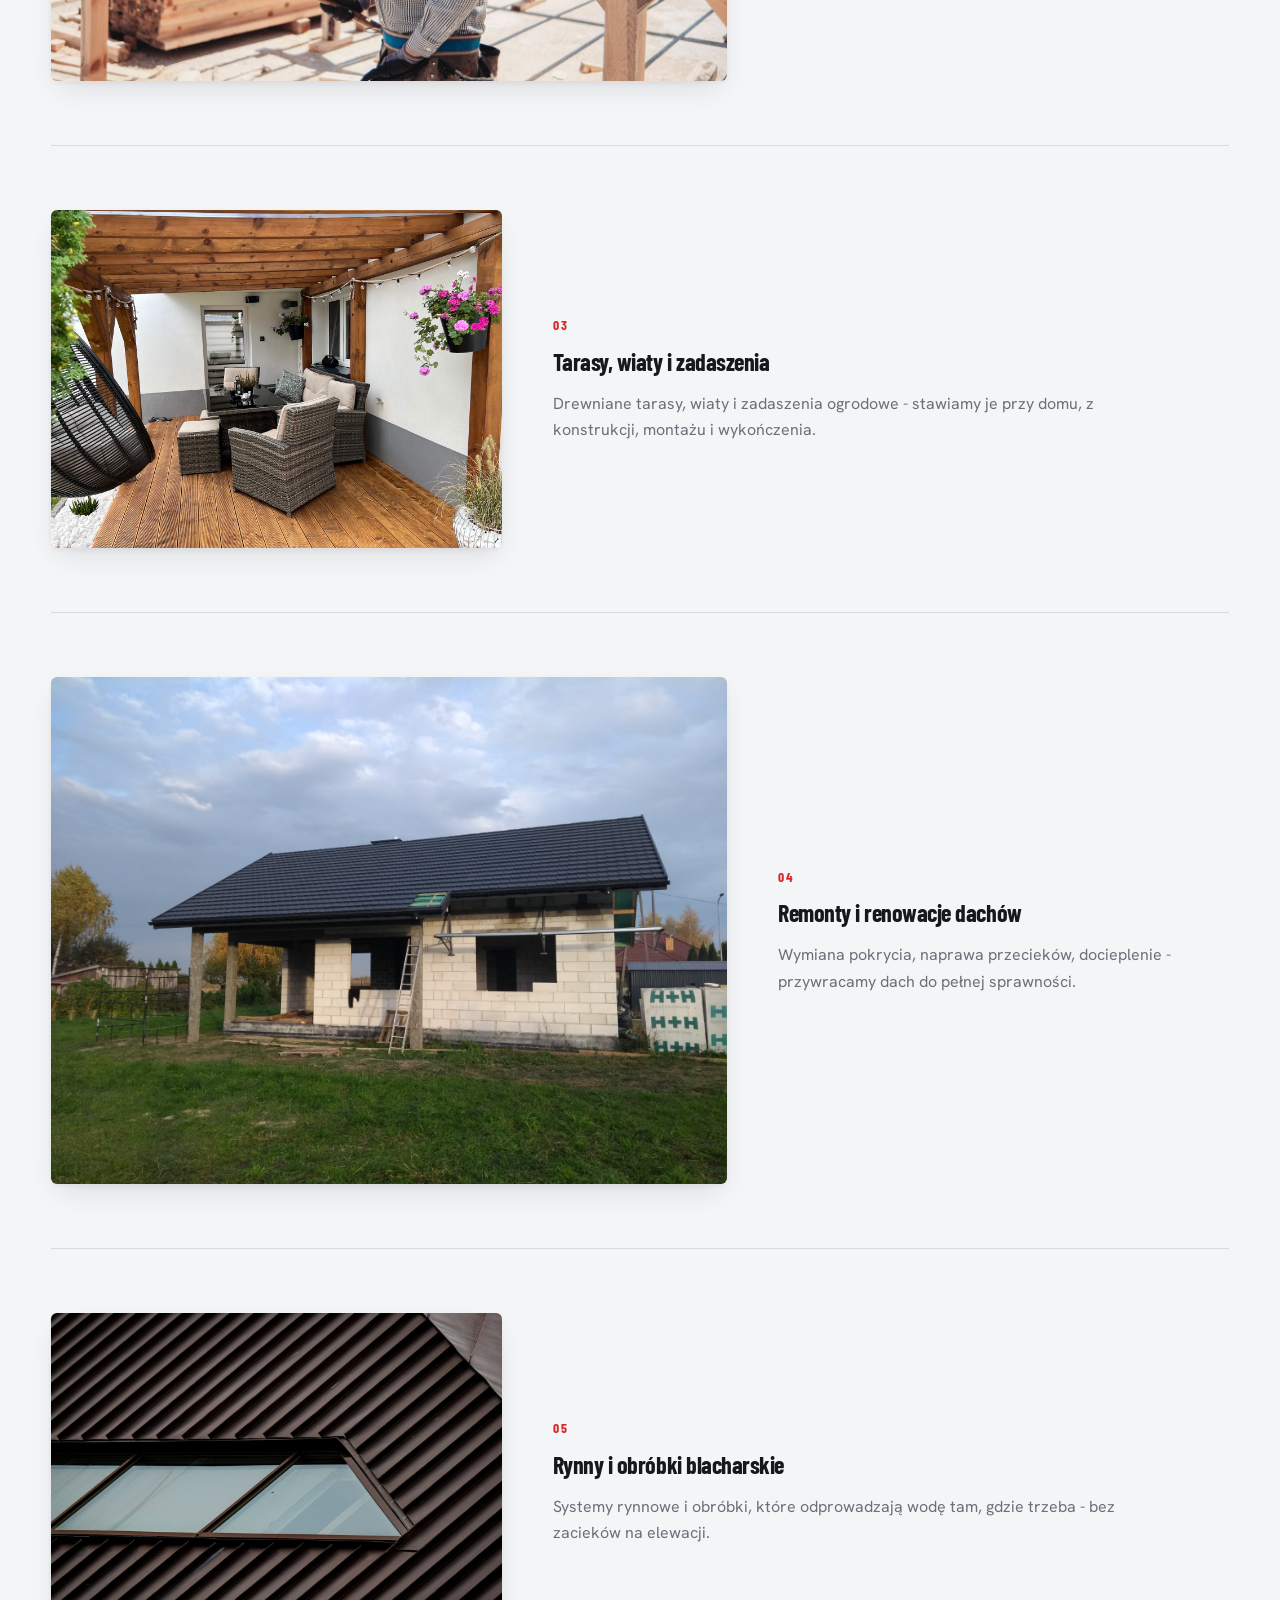
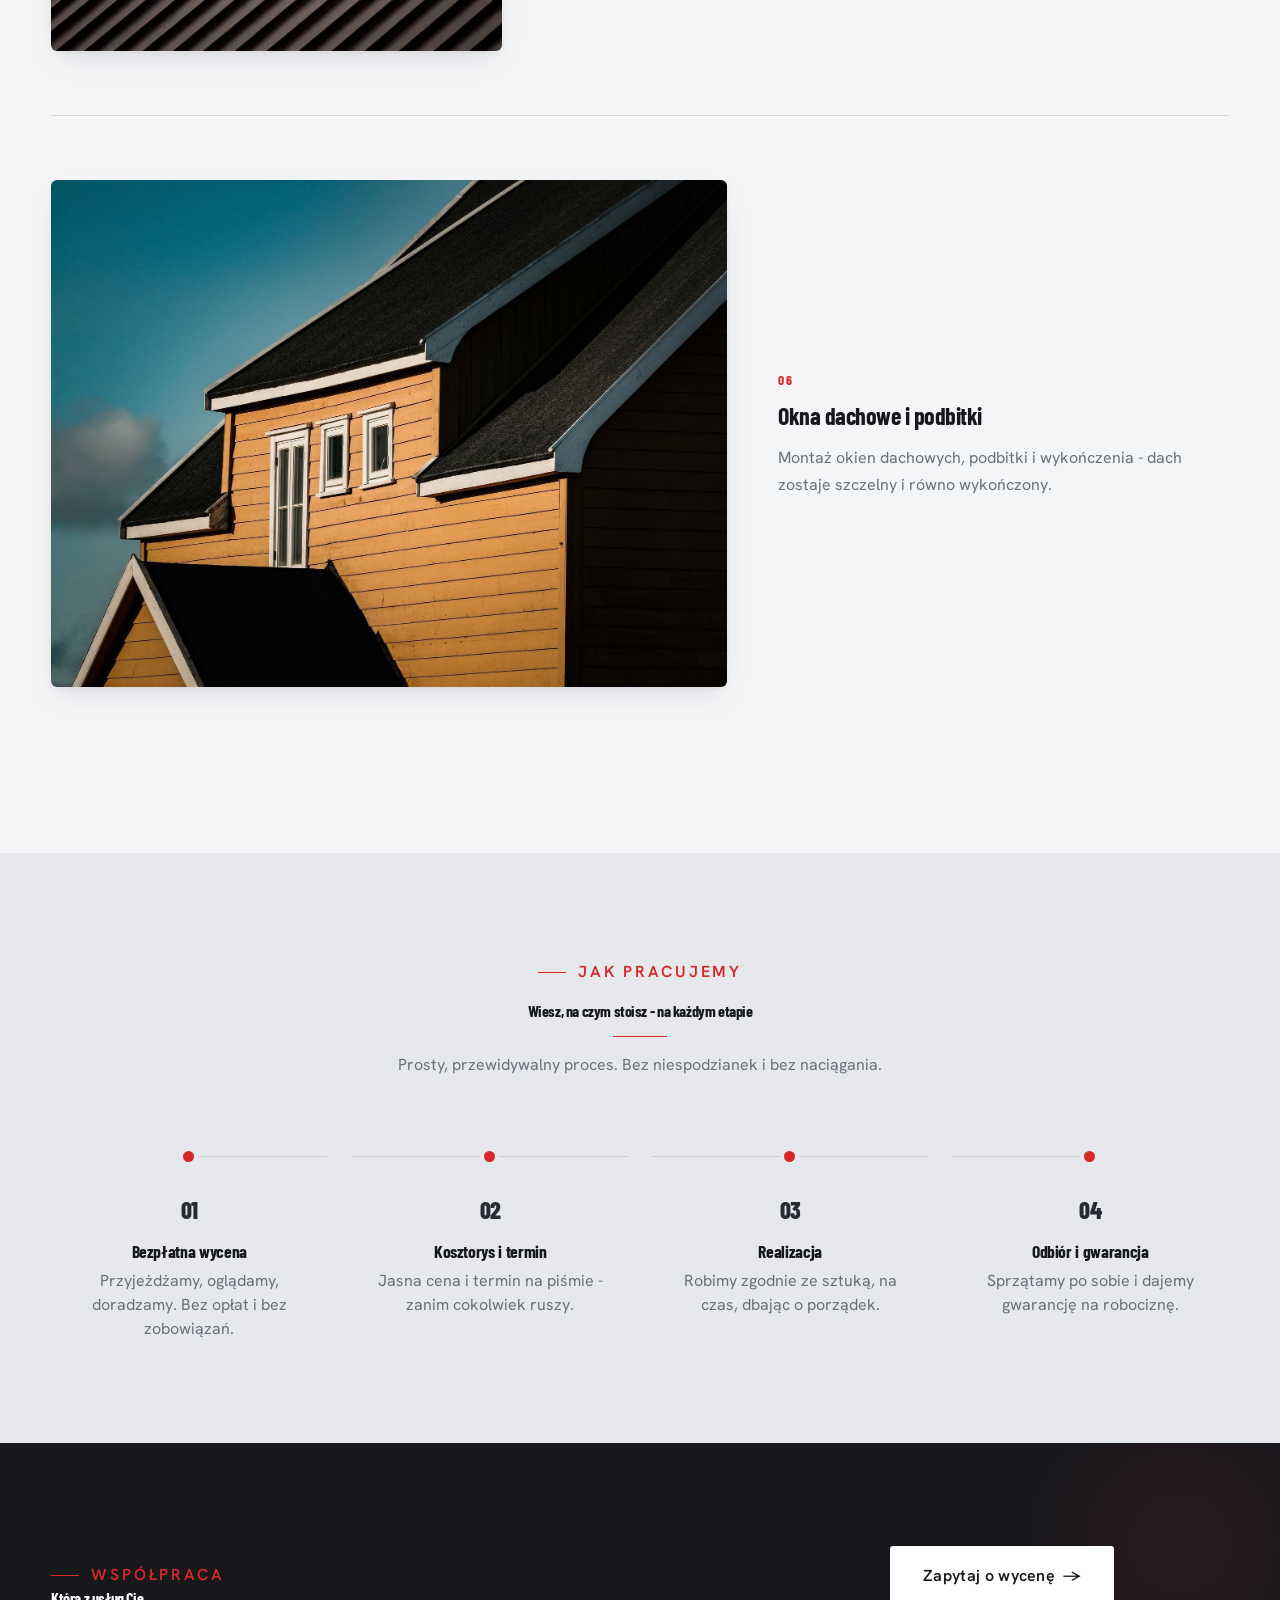
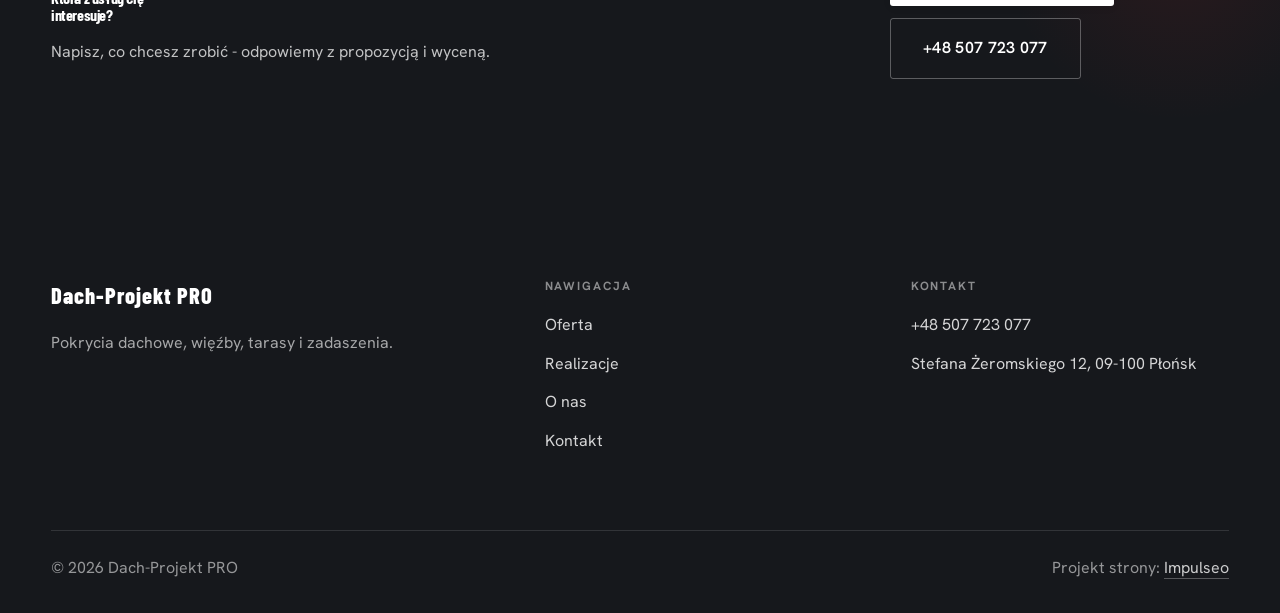
<file: oferta.html>
<!DOCTYPE html>
<html lang="pl">
<head>
<meta charset="UTF-8">
<meta name="viewport" content="width=device-width, initial-scale=1.0">
<title>Oferta - Dach-Projekt PRO</title>
<meta name="description" content="Dach-Projekt PRO - dekarstwo, pokrycia dachowe, więźby oraz drewniane tarasy i zadaszenia - Płońsk i okolice. Blachodachówka, dachówka, rynny, remonty dachów. Bezpłatny pomiar i wycena. Zobacz realizacje.">
<link rel="preconnect" href="https://fonts.googleapis.com">
<link rel="preconnect" href="https://fonts.gstatic.com" crossorigin>
<link href="https://fonts.googleapis.com/css2?family=Barlow+Condensed:wght@500;600;700&family=Hanken+Grotesk:wght@400;500;600&display=swap" rel="stylesheet">
<link rel="stylesheet" href="assets/styles.css">
</head>
<body>

<header class="nav">
  <div class="wrap nav-inner">
    <a class="brand" href="index.html"><span class="name">Dach-Projekt PRO</span><span class="sub">Płońsk</span></a>
    <nav class="nav-links">
      <a href="oferta.html" class="active">Oferta</a>
      <a href="realizacje.html">Realizacje</a>
      <a href="o-nas.html">O nas</a>
      <a href="kontakt.html">Kontakt</a>
      <a href="tel:+48507723077" class="btn btn-accent">Zadzwoń +48 507 723 077</a>
    </nav>
    <button class="nav-toggle" aria-label="Menu"><span></span><span></span><span></span></button>
  </div>
</header>

<section class="pagehead">
  <img src="img/about.jpg" alt="Dach-Projekt PRO - Nasze usługi">
  <div class="wrap">
    <span class="eyebrow">Co robimy</span>
    <h1>Nasze usługi</h1>
    <p>Kładziemy nowe dachy, stawiamy więźby i budujemy tarasy. Dobierzemy pokrycie pod kształt dachu i budżet - cenę i termin dostajesz na piśmie, zanim zaczniemy.</p>
  </div>
</section>
<section>
  <div class="wrap">
    <div class="svc-row reveal">
      <div class="svc-row-art"><img src="img/g5.jpg" alt="Pokrycia dachowe" loading="lazy"></div>
      <div>
        <span class="num">01</span>
        <h3>Pokrycia dachowe</h3>
        <p class="muted">Blachodachówka, dachówka ceramiczna i betonowa, blacha na rąbek - dobieramy pokrycie do bryły Twojego dachu.</p>
      </div>
    </div>
    <div class="svc-row rev reveal">
      <div class="svc-row-art"><img src="img/g3.jpg" alt="Więźba dachowa" loading="lazy"></div>
      <div>
        <span class="num">02</span>
        <h3>Więźba dachowa</h3>
        <p class="muted">Konstrukcje dachowe od podstaw - solidna ciesielka pod każdy kształt i spadek dachu.</p>
      </div>
    </div>
    <div class="svc-row reveal">
      <div class="svc-row-art"><img src="img/g4.jpg" alt="Tarasy, wiaty i zadaszenia" loading="lazy"></div>
      <div>
        <span class="num">03</span>
        <h3>Tarasy, wiaty i zadaszenia</h3>
        <p class="muted">Drewniane tarasy, wiaty i zadaszenia ogrodowe - stawiamy je przy domu, z konstrukcji, montażu i wykończenia.</p>
      </div>
    </div>
    <div class="svc-row rev reveal">
      <div class="svc-row-art"><img src="img/g1.jpg" alt="Remonty i renowacje dachów" loading="lazy"></div>
      <div>
        <span class="num">04</span>
        <h3>Remonty i renowacje dachów</h3>
        <p class="muted">Wymiana pokrycia, naprawa przecieków, docieplenie - przywracamy dach do pełnej sprawności.</p>
      </div>
    </div>
    <div class="svc-row reveal">
      <div class="svc-row-art"><img src="img/g2.jpg" alt="Rynny i obróbki blacharskie" loading="lazy"></div>
      <div>
        <span class="num">05</span>
        <h3>Rynny i obróbki blacharskie</h3>
        <p class="muted">Systemy rynnowe i obróbki, które odprowadzają wodę tam, gdzie trzeba - bez zacieków na elewacji.</p>
      </div>
    </div>
    <div class="svc-row rev reveal">
      <div class="svc-row-art"><img src="img/hero.jpg" alt="Okna dachowe i podbitki" loading="lazy"></div>
      <div>
        <span class="num">06</span>
        <h3>Okna dachowe i podbitki</h3>
        <p class="muted">Montaż okien dachowych, podbitki i wykończenia - dach zostaje szczelny i równo wykończony.</p>
      </div>
    </div>
  </div>
</section>
<section class="proces">
  <div class="wrap">
    <div class="head center reveal">
      <span class="eyebrow">Jak pracujemy</span>
      <h2>Wiesz, na czym stoisz - na każdym etapie</h2>
      <p>Prosty, przewidywalny proces. Bez niespodzianek i bez naciągania.</p>
    </div>
    <ol class="proces-line">
      <li class="reveal"><span class="pno">01</span><h3>Bezpłatna wycena</h3><p>Przyjeżdżamy, oglądamy, doradzamy. Bez opłat i bez zobowiązań.</p></li>
      <li class="reveal"><span class="pno">02</span><h3>Kosztorys i termin</h3><p>Jasna cena i termin na piśmie - zanim cokolwiek ruszy.</p></li>
      <li class="reveal"><span class="pno">03</span><h3>Realizacja</h3><p>Robimy zgodnie ze sztuką, na czas, dbając o porządek.</p></li>
      <li class="reveal"><span class="pno">04</span><h3>Odbiór i gwarancja</h3><p>Sprzątamy po sobie i dajemy gwarancję na robociznę.</p></li>
    </ol>
  </div>
</section>
<section class="cta">
  <div class="wrap">
    <div class="reveal">
      <span class="eyebrow">Współpraca</span>
      <h2>Która z usług Cię interesuje?</h2>
      <p>Napisz, co chcesz zrobić - odpowiemy z propozycją i wyceną.</p>
    </div>
    <div class="cta-actions reveal">
      <a href="kontakt.html" class="btn btn-light">Zapytaj o wycenę <span class="arr">→</span></a>
      <a href="tel:+48507723077" class="btn btn-ghost" style="color:#fff;border-color:rgba(255,255,255,.3)">+48 507 723 077</a>
    </div>
  </div>
</section>

<footer>
  <div class="wrap">
    <div class="foot-grid">
      <div class="foot-brand">
        <div class="name">Dach-Projekt PRO</div>
        <p>Pokrycia dachowe, więźby, tarasy i zadaszenia.</p>
      </div>
      <div class="foot-col">
        <h4>Nawigacja</h4>
        <a href="oferta.html">Oferta</a>
        <a href="realizacje.html">Realizacje</a>
        <a href="o-nas.html">O nas</a>
        <a href="kontakt.html">Kontakt</a>
      </div>
      <div class="foot-col">
        <h4>Kontakt</h4>
        <a href="tel:+48507723077">+48 507 723 077</a>
        <p>Stefana Żeromskiego 12, 09-100 Płońsk</p>
      </div>
    </div>
    <div class="foot-bot">
      <span>© 2026 Dach-Projekt PRO</span>
      <span>Projekt strony: <a class="foot-credit" href="https://impulseo.pl" target="_blank" rel="noopener">Impulseo</a></span>
    </div>
  </div>
</footer>
<div class="sticky-call"><a class="sc-call" href="tel:+48507723077"><svg class="ico-tel" width="16" height="16" viewBox="0 0 24 24" fill="none" aria-hidden="true"><path d="M6.6 10.8a15.5 15.5 0 0 0 6.6 6.6l2.2-2.2a1 1 0 0 1 1-.24 11.4 11.4 0 0 0 3.6.58 1 1 0 0 1 1 1V20a1 1 0 0 1-1 1A17 17 0 0 1 3 4a1 1 0 0 1 1-1h3.5a1 1 0 0 1 1 1c0 1.25.2 2.46.58 3.6a1 1 0 0 1-.25 1l-2.23 2.2Z" fill="currentColor"/></svg> Zadzwoń</a><a class="sc-quote" href="kontakt.html">Bezpłatna wycena</a></div>

<script src="assets/main.js"></script>
</body>
</html>
</file>
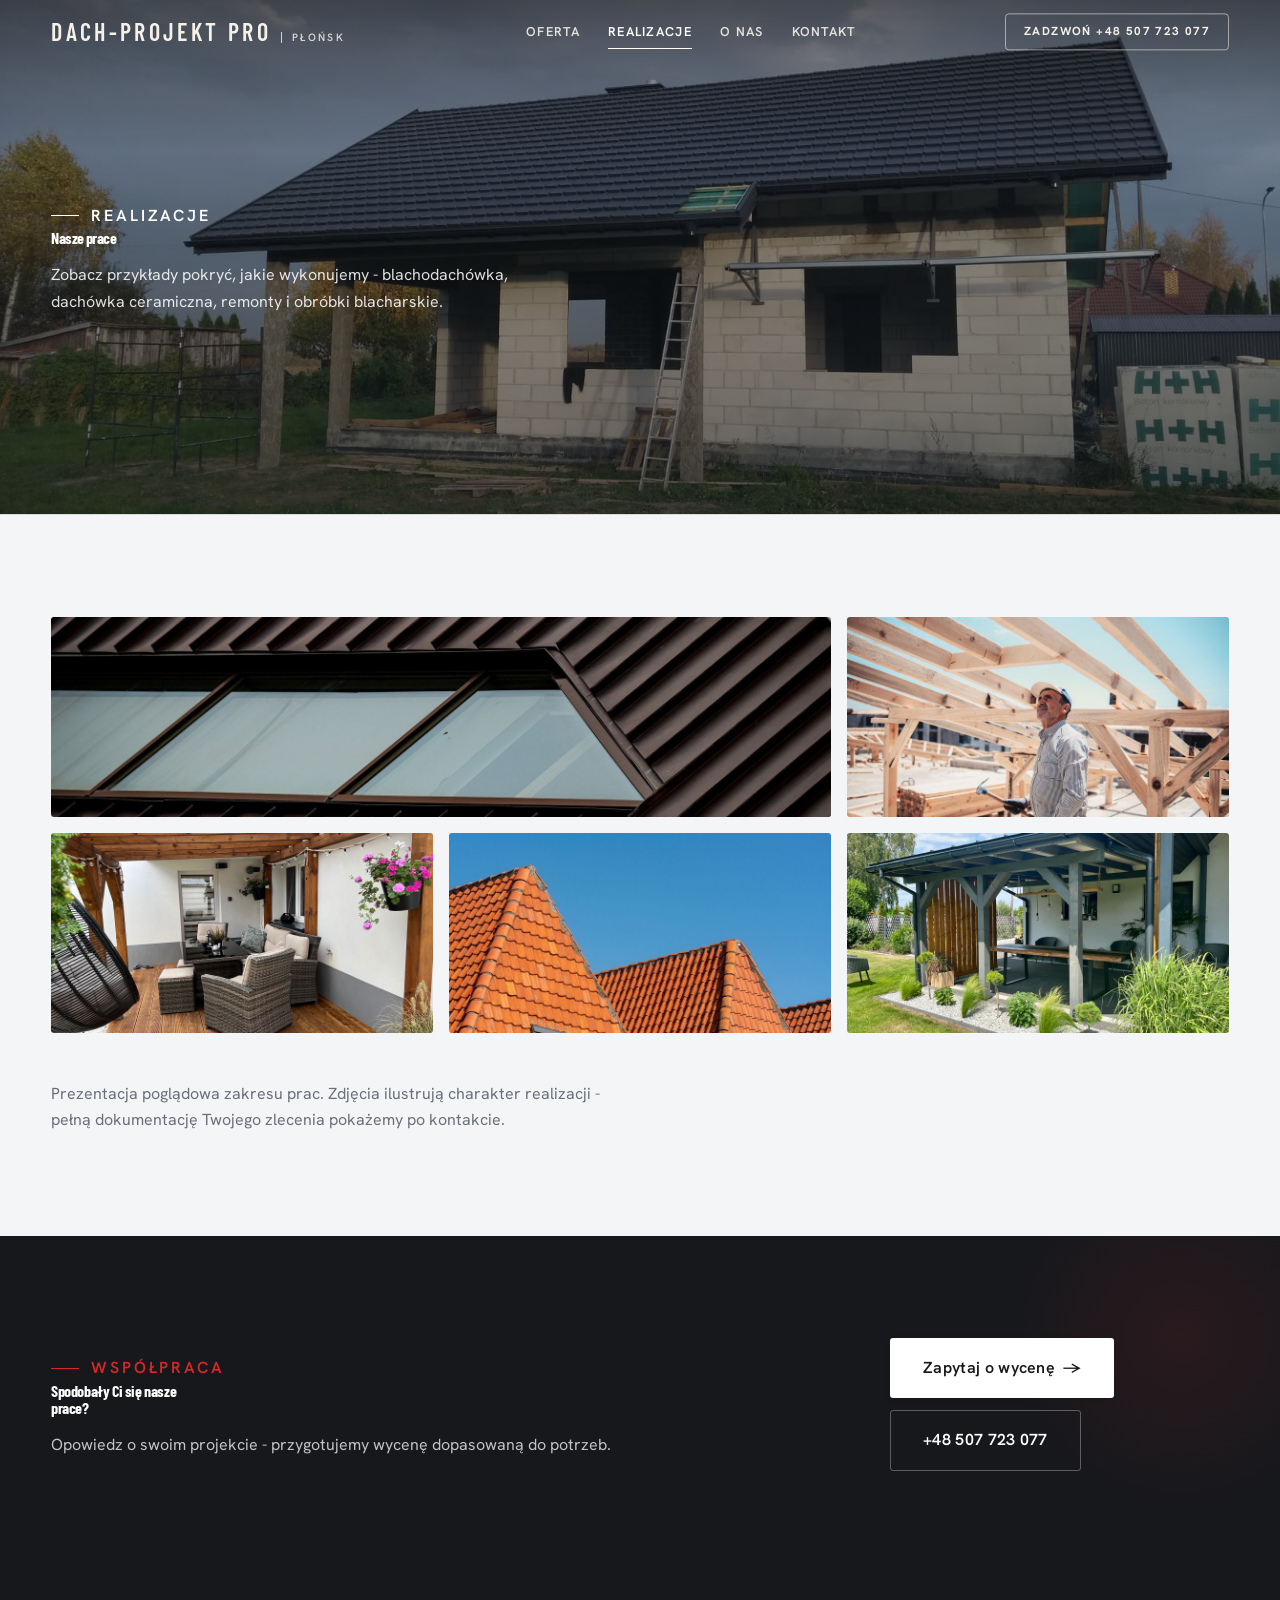
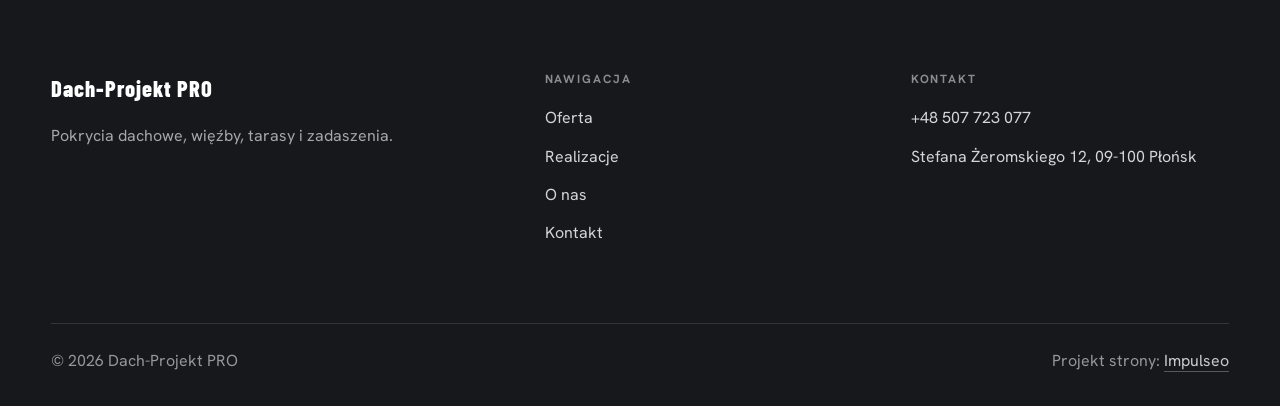
<file: realizacje.html>
<!DOCTYPE html>
<html lang="pl">
<head>
<meta charset="UTF-8">
<meta name="viewport" content="width=device-width, initial-scale=1.0">
<title>Realizacje - Dach-Projekt PRO</title>
<meta name="description" content="Realizacje Dach-Projekt PRO: Nowy dach - dom jednorodzinny, Blacha na rąbek stojący z oknem połaciowym, Więźba dachowa, Taras z zadaszeniem, Dachówka ceramiczna">
<link rel="preconnect" href="https://fonts.googleapis.com">
<link rel="preconnect" href="https://fonts.gstatic.com" crossorigin>
<link href="https://fonts.googleapis.com/css2?family=Barlow+Condensed:wght@500;600;700&family=Hanken+Grotesk:wght@400;500;600&display=swap" rel="stylesheet">
<link rel="stylesheet" href="assets/styles.css">
</head>
<body>

<header class="nav">
  <div class="wrap nav-inner">
    <a class="brand" href="index.html"><span class="name">Dach-Projekt PRO</span><span class="sub">Płońsk</span></a>
    <nav class="nav-links">
      <a href="oferta.html">Oferta</a>
      <a href="realizacje.html" class="active">Realizacje</a>
      <a href="o-nas.html">O nas</a>
      <a href="kontakt.html">Kontakt</a>
      <a href="tel:+48507723077" class="btn btn-accent">Zadzwoń +48 507 723 077</a>
    </nav>
    <button class="nav-toggle" aria-label="Menu"><span></span><span></span><span></span></button>
  </div>
</header>

<section class="pagehead">
  <img src="img/g1.jpg" alt="Dach-Projekt PRO - Nasze prace">
  <div class="wrap">
    <span class="eyebrow">Realizacje</span>
    <h1>Nasze prace</h1>
    <p>Zobacz przykłady pokryć, jakie wykonujemy - blachodachówka, dachówka ceramiczna, remonty i obróbki blacharskie.</p>
  </div>
</section>
<section>
  <div class="wrap">
    <div class="gallery">
      <div class="tile t-two3 reveal"><img src="img/g2.jpg" alt="Blacha na rąbek stojący z oknem połaciowym" loading="lazy"><div class="cap">Blacha na rąbek stojący z oknem połaciowym</div></div>
      <div class="tile t-third reveal"><img src="img/g3.jpg" alt="Więźba dachowa" loading="lazy"><div class="cap">Więźba dachowa</div></div>
      <div class="tile t-third reveal"><img src="img/g4.jpg" alt="Taras z zadaszeniem" loading="lazy"><div class="cap">Taras z zadaszeniem</div></div>
      <div class="tile t-third reveal"><img src="img/g5.jpg" alt="Dachówka ceramiczna" loading="lazy"><div class="cap">Dachówka ceramiczna</div></div>
      <div class="tile t-third reveal"><img src="img/about.jpg" alt="Zadaszenie tarasu - konstrukcja" loading="lazy"><div class="cap">Zadaszenie tarasu - konstrukcja</div></div>
    </div>
    <p class="muted reveal" style="margin-top:var(--space-7);font-size:var(--text-sm);max-width:62ch">Prezentacja poglądowa zakresu prac. Zdjęcia ilustrują charakter realizacji - pełną dokumentację Twojego zlecenia pokażemy po kontakcie.</p>
  </div>
</section>
<section class="cta">
  <div class="wrap">
    <div class="reveal">
      <span class="eyebrow">Współpraca</span>
      <h2>Spodobały Ci się nasze prace?</h2>
      <p>Opowiedz o swoim projekcie - przygotujemy wycenę dopasowaną do potrzeb.</p>
    </div>
    <div class="cta-actions reveal">
      <a href="kontakt.html" class="btn btn-light">Zapytaj o wycenę <span class="arr">→</span></a>
      <a href="tel:+48507723077" class="btn btn-ghost" style="color:#fff;border-color:rgba(255,255,255,.3)">+48 507 723 077</a>
    </div>
  </div>
</section>

<footer>
  <div class="wrap">
    <div class="foot-grid">
      <div class="foot-brand">
        <div class="name">Dach-Projekt PRO</div>
        <p>Pokrycia dachowe, więźby, tarasy i zadaszenia.</p>
      </div>
      <div class="foot-col">
        <h4>Nawigacja</h4>
        <a href="oferta.html">Oferta</a>
        <a href="realizacje.html">Realizacje</a>
        <a href="o-nas.html">O nas</a>
        <a href="kontakt.html">Kontakt</a>
      </div>
      <div class="foot-col">
        <h4>Kontakt</h4>
        <a href="tel:+48507723077">+48 507 723 077</a>
        <p>Stefana Żeromskiego 12, 09-100 Płońsk</p>
      </div>
    </div>
    <div class="foot-bot">
      <span>© 2026 Dach-Projekt PRO</span>
      <span>Projekt strony: <a class="foot-credit" href="https://impulseo.pl" target="_blank" rel="noopener">Impulseo</a></span>
    </div>
  </div>
</footer>
<div class="sticky-call"><a class="sc-call" href="tel:+48507723077"><svg class="ico-tel" width="16" height="16" viewBox="0 0 24 24" fill="none" aria-hidden="true"><path d="M6.6 10.8a15.5 15.5 0 0 0 6.6 6.6l2.2-2.2a1 1 0 0 1 1-.24 11.4 11.4 0 0 0 3.6.58 1 1 0 0 1 1 1V20a1 1 0 0 1-1 1A17 17 0 0 1 3 4a1 1 0 0 1 1-1h3.5a1 1 0 0 1 1 1c0 1.25.2 2.46.58 3.6a1 1 0 0 1-.25 1l-2.23 2.2Z" fill="currentColor"/></svg> Zadzwoń</a><a class="sc-quote" href="kontakt.html">Bezpłatna wycena</a></div>

<script src="assets/main.js"></script>
</body>
</html>
</file>
<file: assets/styles.css>
/* ============================================================
   STOLBASZ — premium, architektoniczny B2B fit-out
   Jasna paleta, zero brązu. System wg premium-web-craft.
   Projekt strony: Impulseo (impulseo.pl)
   ============================================================ */

:root{
  /* PALETA — jasna, architektoniczna, chłodna */
  --paper:#F4F5F7;          /* główne tło */
  --paper-2:#E6E8EC;        /* sekcje alternatywne (chłodny jasny szary) */
  --paper-3:#E6E8EC;        /* delikatne wypełnienia */
  --ink:#16181C;            /* tekst główny — chłodny grafit */
  --ink-soft:#282C32;       /* nagłówki drugorzędne */
  --muted:#6A7079;          /* tekst poboczny */
  --line:rgba(22,24,28,.12);/* hairline */
  --accent:#D62828;         /* stonowany petrol-slate — jedyny akcent */
  --accent-d:#A81E1E;
  --accent-soft:rgba(214,40,40,.10);
  --dark:#16181C;           /* sekcje ciemne (stopka/CTA) */

  /* ODSTĘPY — skala 4/8 */
  --space-1:4px; --space-2:8px; --space-3:12px; --space-4:16px; --space-5:24px;
  --space-6:32px; --space-7:48px; --space-8:64px; --space-9:96px; --space-10:128px;

  /* TYPOGRAFIA — fluid clamp() */
  --text-sm:clamp(.82rem,.8rem+.1vw,.9rem);
  --text-base:clamp(1rem,.97rem+.15vw,1.1rem);
  --text-lg:clamp(1.12rem,1.05rem+.3vw,1.3rem);
  --text-h3:clamp(1.2rem,1.1rem+.5vw,1.5rem);
  --text-h2:clamp(1.9rem,1.5rem+1.9vw,2.8rem);
  --text-h1:clamp(2.6rem,1.9rem+3.6vw,4.6rem);

  /* PROMIENIE — architektoniczne, raczej ostre */
  --r-sm:3px; --r-md:6px; --r-lg:10px;

  /* RUCH */
  --ease:cubic-bezier(.25,.46,.45,.94); --dur:.24s;

  /* CIENIE — miękkie, warstwowe */
  --sh-sm:0 1px 2px rgba(16,24,32,.04), 0 2px 8px rgba(16,24,32,.05);
  --sh-md:0 2px 6px rgba(16,24,32,.05), 0 12px 28px -8px rgba(16,24,32,.12);
  --sh-lg:0 6px 14px rgba(16,24,32,.07), 0 26px 56px -18px rgba(16,24,32,.22);

  --hairline:1px solid var(--line);

  --font-display:'Barlow Condensed','Hanken Grotesk',sans-serif;
  --font-body:'Hanken Grotesk',sans-serif;
}

*{box-sizing:border-box;margin:0;padding:0}
html{scroll-behavior:smooth}
body{
  font-family:var(--font-body);
  font-size:var(--text-base);
  line-height:1.65;
  color:var(--ink);
  background:var(--paper);
  -webkit-font-smoothing:antialiased;
  text-rendering:optimizeLegibility;
}
img{max-width:100%;display:block}
a{color:inherit;text-decoration:none}

.wrap{width:min(92%,1180px);margin-inline:auto}
section{padding-block:clamp(52px,6.5vw,96px)}

h1,h2,h3{font-family:var(--font-display);font-weight:700;line-height:1.08;letter-spacing:-.02em;color:var(--ink)}
h1{font-size:var(--text-h1);letter-spacing:-.035em}
h2{font-size:var(--text-h2);letter-spacing:-.025em}
h3{font-size:var(--text-h3)}
p{max-width:65ch}

.eyebrow{
  font-family:var(--font-body);
  font-size:var(--text-sm);
  font-weight:600;
  letter-spacing:.18em;
  text-transform:uppercase;
  color:var(--accent);
  display:inline-flex;align-items:center;gap:var(--space-3);
}
.eyebrow::before{content:"";width:28px;height:1px;background:var(--accent);display:inline-block}

.muted{color:var(--muted)}
.lead{font-size:var(--text-lg);line-height:1.55;color:var(--ink-soft);max-width:50ch}

/* ---------- BUTTONS ---------- */
.btn{
  display:inline-flex;align-items:center;gap:var(--space-2);
  font-weight:600;font-size:var(--text-sm);letter-spacing:.02em;
  padding:var(--space-4) var(--space-6);
  border-radius:var(--r-sm);
  transition:transform var(--dur) var(--ease),box-shadow var(--dur) var(--ease),background var(--dur) var(--ease);
  cursor:pointer;border:1px solid transparent;
}
.btn-accent{background:var(--accent);color:#fff;box-shadow:var(--sh-sm)}
.btn-accent:hover{background:var(--accent-d);transform:translateY(-2px);box-shadow:var(--sh-md)}
.btn-accent:active{transform:translateY(0);box-shadow:var(--sh-sm)}
.btn-ghost{background:transparent;color:var(--ink);border-color:var(--line)}
.btn-ghost:hover{border-color:var(--accent);color:var(--accent);transform:translateY(-2px)}
.btn-light{background:#fff;color:var(--ink);box-shadow:var(--sh-sm)}
.btn-light:hover{transform:translateY(-2px);box-shadow:var(--sh-md)}
.btn .arr{transition:transform var(--dur) var(--ease)}
.btn:hover .arr{transform:translateX(4px)}

/* ---------- NAV ---------- */
.nav{
  position:sticky;top:0;z-index:50;
  background:color-mix(in srgb,var(--paper) 88%,transparent);
  backdrop-filter:saturate(140%) blur(10px);
  border-bottom:var(--hairline);
}
.nav-inner{display:flex;align-items:center;justify-content:space-between;height:72px}
.brand{display:flex;flex-direction:column;line-height:1}
.brand .name{font-family:var(--font-display);font-weight:800;font-size:1.35rem;letter-spacing:.04em}
.brand .sub{font-size:.62rem;letter-spacing:.34em;text-transform:uppercase;color:var(--muted);margin-top:5px}
.nav-links{display:flex;align-items:center;gap:var(--space-6)}
.nav-links a{font-size:var(--text-sm);font-weight:500;color:var(--ink-soft);position:relative;padding-block:4px;transition:color var(--dur) var(--ease)}
.nav-links a::after{content:"";position:absolute;left:0;bottom:0;width:0;height:1.5px;background:var(--accent);transition:width var(--dur) var(--ease)}
.nav-links a:hover,.nav-links a.active{color:var(--ink)}
.nav-links a:hover::after,.nav-links a.active::after{width:100%}
.nav-links .btn{padding:var(--space-2) var(--space-5)}
/* przyciski w nav: właściwy kolor (przebij .nav-links a) + bez podkreślenia */
.nav-links a.btn-accent{color:#fff}
.nav-links a.btn-ghost,.nav-links a.btn-light{color:var(--ink)}
.nav-links a.btn::after{display:none}
.nav-toggle{display:none;background:none;border:none;cursor:pointer;flex-direction:column;gap:5px;padding:8px}
.nav-toggle span{width:24px;height:2px;background:var(--ink);transition:var(--dur)}

/* ---------- HERO (split) ---------- */
.hero{position:relative;overflow:hidden;border-bottom:var(--hairline)}
.hero-grid{display:grid;grid-template-columns:1.05fr .95fr;gap:clamp(24px,4vw,60px);align-items:center;
  padding-block:clamp(36px,4.5vw,64px)}
.hero-copy .eyebrow{margin-bottom:var(--space-5)}
.hero-copy h1{margin-bottom:var(--space-5)}
.hero-copy .lead{margin-bottom:var(--space-7)}
.hero-actions{display:flex;flex-wrap:wrap;gap:var(--space-4)}
.hero-art{position:relative;aspect-ratio:4/3;border-radius:var(--r-lg);overflow:hidden;box-shadow:var(--sh-lg)}
.hero-art img{width:100%;height:100%;object-fit:cover}
.hero-art::after{content:"";position:absolute;inset:0;background:linear-gradient(180deg,transparent 55%,rgba(18,24,28,.28))}
.hero-badge{position:absolute;left:var(--space-5);bottom:var(--space-5);z-index:2;
  background:rgba(252,252,251,.94);backdrop-filter:blur(4px);
  border-radius:var(--r-md);padding:var(--space-4) var(--space-5);box-shadow:var(--sh-md);max-width:78%}
.hero-badge strong{display:block;font-family:var(--font-display);font-size:1rem;letter-spacing:-.01em}
.hero-badge span{font-size:var(--text-sm);color:var(--muted)}

/* ---------- HERO duży / kinowy (strona główna) ---------- */
.hero-cine{position:relative;min-height:clamp(560px,82vh,840px);min-height:clamp(560px,82svh,840px);display:flex;align-items:center;overflow:hidden;border-bottom:var(--hairline)}
.hero-cine>img{position:absolute;inset:0;width:100%;height:100%;object-fit:cover;z-index:0}
.hero-cine::after{content:"";position:absolute;inset:0;z-index:1;
  background:linear-gradient(95deg,rgba(13,18,23,.86) 0%,rgba(13,18,23,.64) 32%,rgba(13,18,23,.24) 62%,rgba(13,18,23,.04) 100%)}
.hero-cine .wrap{position:relative;z-index:2;padding-block:var(--space-8)}
.hero-cine .hero-copy{max-width:660px}
.hero-cine .eyebrow{color:#fff;margin-bottom:var(--space-5)}
.hero-cine .eyebrow::before{background:#fff}
.hero-cine h1{color:#fff;margin-bottom:var(--space-5);font-size:clamp(2.9rem,2rem+4.4vw,5.2rem)}
.hero-cine .lead{color:rgba(255,255,255,.92);max-width:48ch;margin-bottom:var(--space-7)}
.hero-cine .hero-actions{display:flex;flex-wrap:wrap;gap:var(--space-4)}
@media(max-width:680px){
  .hero-cine{min-height:clamp(520px,76vh,640px);min-height:clamp(520px,76svh,640px);align-items:flex-end}
  .hero-cine::after{background:linear-gradient(0deg,rgba(13,18,23,.9) 6%,rgba(13,18,23,.45) 55%,rgba(13,18,23,.25) 100%)}
  .hero-cine .wrap{padding-bottom:var(--space-9)}
}

/* full-bleed hero variant (podstrony) */
.pagehead{position:relative;min-height:46vh;min-height:46svh;display:flex;align-items:flex-end;overflow:hidden;border-bottom:var(--hairline)}
.pagehead img{position:absolute;inset:0;width:100%;height:100%;object-fit:cover}
.pagehead::after{content:"";position:absolute;inset:0;background:linear-gradient(180deg,rgba(18,24,28,.25),rgba(18,24,28,.62))}
.pagehead .wrap{position:relative;z-index:2;padding-block:var(--space-9);color:#fff}
.pagehead h1{color:#fff;max-width:18ch}
.pagehead .eyebrow{color:#fff}
.pagehead .eyebrow::before{background:#fff}
.pagehead p{color:rgba(255,255,255,.86);margin-top:var(--space-4);max-width:54ch}

/* ---------- STRIP (pasek skrótów / liczby) ---------- */
.strip{background:var(--dark);color:#fff}
.strip .wrap{display:grid;grid-template-columns:repeat(4,1fr);gap:var(--space-6);padding-block:var(--space-8)}
.strip .item .k{font-family:var(--font-display);font-size:clamp(1.6rem,1.2rem+1.4vw,2.4rem);font-weight:800;letter-spacing:-.02em;color:#fff}
.strip .item .v{font-size:var(--text-sm);color:rgba(255,255,255,.66);margin-top:var(--space-2);line-height:1.45}
.strip .item{border-left:2px solid var(--accent);padding-left:var(--space-5)}

/* ---------- SECTION HEAD ---------- */
.head{max-width:48rem;margin-bottom:var(--space-8)}
.head.center{margin-inline:auto;text-align:center}
.head .eyebrow{margin-bottom:var(--space-4)}
.head h2{margin-bottom:var(--space-4)}
.head p{color:var(--muted);font-size:var(--text-lg);line-height:1.55}
.head.center p{margin-inline:auto}

/* ---------- INTRO SPLIT ---------- */
.split{display:grid;grid-template-columns:.92fr 1.08fr;gap:clamp(28px,5vw,80px);align-items:center}
.split.rev{grid-template-columns:1.08fr .92fr}
.split.rev .split-art{order:-1}
.split-art{position:relative;aspect-ratio:5/4;border-radius:var(--r-lg);overflow:hidden;box-shadow:var(--sh-lg)}
.split-art img{width:100%;height:100%;object-fit:cover}
.split-copy h2{margin-bottom:var(--space-5)}
.split-copy p+p{margin-top:var(--space-4)}
.split-copy .btn{margin-top:var(--space-6)}

/* ---------- SERVICES (zakres) ---------- */
.svc-grid{display:grid;grid-template-columns:repeat(auto-fit,minmax(280px,1fr));gap:var(--space-5)}
.svc{background:#fff;border:var(--hairline);border-radius:var(--r-md);padding:var(--space-7) var(--space-6);
  transition:transform var(--dur) var(--ease),box-shadow var(--dur) var(--ease),border-color var(--dur) var(--ease);
  position:relative;overflow:hidden}
.svc::before{content:"";position:absolute;left:0;top:0;width:3px;height:0;background:var(--accent);transition:height var(--dur) var(--ease)}
.svc:hover{transform:translateY(-4px);box-shadow:var(--sh-md);border-color:transparent}
.svc:hover::before{height:100%}
.svc .ic{font-family:var(--font-display);font-size:.8rem;font-weight:700;letter-spacing:.12em;color:var(--accent);margin-bottom:var(--space-4)}
.svc h3{margin-bottom:var(--space-3);font-size:1.22rem}
.svc p{color:var(--muted);font-size:var(--text-base);line-height:1.6}

/* big detailed service rows */
.svc-row{display:grid;grid-template-columns:.8fr 1.2fr;gap:clamp(20px,4vw,60px);align-items:center;padding-block:var(--space-8)}
.svc-row+.svc-row{border-top:var(--hairline)}
.svc-row.rev{grid-template-columns:1.2fr .8fr}
.svc-row.rev .svc-row-art{order:-1}
.svc-row-art{aspect-ratio:4/3;border-radius:var(--r-md);overflow:hidden;box-shadow:var(--sh-md)}
.svc-row-art img{width:100%;height:100%;object-fit:cover}
.svc-row h3{font-size:1.5rem;margin-bottom:var(--space-4)}
.svc-row .num{font-family:var(--font-display);font-size:.85rem;font-weight:700;letter-spacing:.14em;color:var(--accent);display:block;margin-bottom:var(--space-3)}
.svc-row ul{list-style:none;margin-top:var(--space-4);display:flex;flex-direction:column;gap:var(--space-2)}
.svc-row li{position:relative;padding-left:var(--space-5);color:var(--muted);font-size:var(--text-base)}
.svc-row li::before{content:"";position:absolute;left:0;top:.62em;width:8px;height:1px;background:var(--accent)}

/* ---------- GALLERY (realizacje) ---------- */
.gallery{display:grid;grid-template-columns:repeat(12,1fr);gap:var(--space-4);grid-auto-rows:200px}
/* GALERIA MASONRY — pionowe zdjęcia (portrety beauty/wellness) bez przycinania: kolumny, height auto */
.gallery-masonry{column-count:3;column-gap:var(--space-4)}
@media(max-width:900px){.gallery-masonry{column-count:2}}
@media(max-width:560px){.gallery-masonry{column-count:1}}
.gallery-masonry .m-tile{break-inside:avoid;margin:0 0 var(--space-4);padding:0;position:relative;overflow:hidden;border-radius:var(--r-md);border:1px solid var(--line)}
.gallery-masonry .m-tile img{width:100%;height:auto;display:block}
.gallery-masonry .m-tile .cap{position:absolute;left:0;right:0;bottom:0;padding:var(--space-4);color:#fff;background:linear-gradient(0deg,rgba(0,0,0,.55),transparent);font-size:var(--text-sm)}
.tile{position:relative;overflow:hidden;border-radius:var(--r-md);box-shadow:var(--sh-sm);
  transition:transform var(--dur) var(--ease),box-shadow var(--dur) var(--ease)}
.tile img{width:100%;height:100%;object-fit:cover;transition:transform .6s var(--ease)}
.tile:hover{box-shadow:var(--sh-md)}
.tile:hover img{transform:scale(1.05)}
.tile .cap{position:absolute;left:0;right:0;bottom:0;padding:var(--space-5) var(--space-4) var(--space-4);
  background:linear-gradient(transparent,rgba(18,24,28,.78));color:#fff;
  font-size:var(--text-sm);font-weight:600;letter-spacing:.01em;
  opacity:0;transform:translateY(8px);transition:var(--dur) var(--ease)}
.tile:hover .cap{opacity:1;transform:translateY(0)}
.tile .cap small{display:block;font-weight:400;opacity:.78;letter-spacing:.04em;text-transform:uppercase;font-size:.66rem;margin-top:3px}
/* bento spans */
.t-wide{grid-column:span 6}
.t-tall{grid-column:span 6;grid-row:span 2}
.t-std{grid-column:span 6}
.t-third{grid-column:span 4}
.t-two3{grid-column:span 8}

/* ---------- TRUST / WIARYGODNOŚĆ ---------- */
.trust{background:var(--paper-2)}
.trust-grid{display:grid;grid-template-columns:repeat(auto-fit,minmax(240px,1fr));gap:var(--space-5);margin-top:var(--space-7)}
.trust-card{background:#fff;border-radius:var(--r-md);padding:var(--space-7) var(--space-6);box-shadow:var(--sh-sm);border-top:3px solid var(--accent)}
.trust-card .big{font-family:var(--font-display);font-size:clamp(1.8rem,1.3rem+1.6vw,2.6rem);font-weight:800;letter-spacing:-.02em;color:var(--ink);line-height:1}
.trust-card h3{font-size:1.12rem;margin:var(--space-3) 0 var(--space-2)}
.trust-card p{color:var(--muted);font-size:var(--text-base);line-height:1.55}

/* ---------- CTA band ---------- */
.cta{background:var(--dark);color:#fff;position:relative;overflow:hidden}
.cta .wrap{display:grid;grid-template-columns:1.4fr .6fr;gap:var(--space-7);align-items:center;position:relative;z-index:2}
.cta h2{color:#fff;max-width:20ch}
.cta p{color:rgba(255,255,255,.74);margin-top:var(--space-4)}
.cta-actions{display:flex;flex-direction:column;gap:var(--space-3);align-items:flex-start}
.cta::before{content:"";position:absolute;right:-80px;top:-80px;width:360px;height:360px;border-radius:50%;
  background:radial-gradient(circle,var(--accent-soft),transparent 70%)}

/* ---------- CONTACT ---------- */
.contact-grid{display:grid;grid-template-columns:.85fr 1.15fr;gap:clamp(28px,4vw,56px);align-items:start}
.info-list{display:flex;flex-direction:column;gap:var(--space-2)}
.info-row{display:flex;gap:var(--space-4);align-items:flex-start;padding-block:var(--space-4);border-bottom:var(--hairline)}
.info-row .ic{flex:none;width:42px;height:42px;display:grid;place-items:center;border-radius:50%;
  background:var(--accent-soft);color:var(--accent);font-size:1.05rem}
.info-row .lbl{font-size:.72rem;letter-spacing:.14em;text-transform:uppercase;color:var(--muted)}
.info-row .val{font-weight:600;font-size:var(--text-base);margin-top:2px}
.info-row a.val:hover{color:var(--accent)}
.map{border:none;border-radius:var(--r-lg);box-shadow:var(--sh-md);width:100%;height:100%;min-height:380px;filter:grayscale(.2) contrast(1.02)}
.form{background:#fff;border:var(--hairline);border-radius:var(--r-lg);padding:clamp(24px,3vw,40px);box-shadow:var(--sh-sm)}
.form .fld{margin-bottom:var(--space-5)}
.form label{display:block;font-size:var(--text-sm);font-weight:600;margin-bottom:var(--space-2)}
.form input,.form textarea{width:100%;font-family:inherit;font-size:var(--text-base);color:var(--ink);
  padding:var(--space-4);border:var(--hairline);border-radius:var(--r-sm);background:var(--paper);transition:border-color var(--dur)}
.form input:focus,.form textarea:focus{outline:none;border-color:var(--accent);background:#fff}
.form textarea{resize:vertical;min-height:120px}
.form .note{font-size:var(--text-sm);color:var(--muted);margin-top:var(--space-3)}

/* ---------- FOOTER ---------- */
footer{background:var(--dark);color:#fff;padding-block:var(--space-9) var(--space-6)}
.foot-grid{display:grid;grid-template-columns:1.4fr 1fr 1fr;gap:var(--space-7);margin-bottom:var(--space-8)}
.foot-brand .name{font-family:var(--font-display);font-weight:800;font-size:1.4rem;letter-spacing:.04em}
.foot-brand p{color:rgba(255,255,255,.62);margin-top:var(--space-4);font-size:var(--text-base);max-width:38ch}
.foot-col h4{font-size:.74rem;letter-spacing:.16em;text-transform:uppercase;color:rgba(255,255,255,.5);margin-bottom:var(--space-4)}
.foot-col a,.foot-col p{display:block;color:rgba(255,255,255,.82);font-size:var(--text-base);margin-bottom:var(--space-3)}
.foot-col a:hover{color:#fff}
.foot-bot{border-top:1px solid rgba(255,255,255,.12);padding-top:var(--space-5);display:flex;justify-content:space-between;flex-wrap:wrap;gap:var(--space-3);
  font-size:var(--text-sm);color:rgba(255,255,255,.55)}
.foot-bot a:hover{color:#fff}

/* ---------- REVEAL ---------- */
.reveal{opacity:0;transform:translateY(22px);transition:opacity .6s var(--ease),transform .6s var(--ease)}
.reveal.in{opacity:1;transform:none}

/* ---------- RESPONSIVE ---------- */
@media(max-width:920px){
  .hero-grid,.split,.split.rev,.svc-row,.svc-row.rev,.cta .wrap,.contact-grid,.foot-grid{grid-template-columns:1fr}
  .split.rev .split-art,.svc-row.rev .svc-row-art{order:0}
  .hero-art{aspect-ratio:16/10;max-height:420px}
  .strip .wrap{grid-template-columns:repeat(2,1fr);gap:var(--space-7)}
  .gallery{grid-auto-rows:180px}
  .t-wide,.t-tall,.t-std,.t-third,.t-two3{grid-column:span 6}
  .t-tall{grid-row:span 1}
  .cta-actions{flex-direction:row;flex-wrap:wrap}
  .foot-grid{gap:var(--space-6)}
}
@media(max-width:680px){
  .nav-links{position:fixed;inset:72px 0 auto 0;background:var(--paper);flex-direction:column;align-items:stretch;
    gap:0;padding:var(--space-4) 6%;border-bottom:var(--hairline);box-shadow:var(--sh-md);
    transform:translateY(-120%);transition:transform var(--dur) var(--ease)}
  .nav-links.open{transform:translateY(0)}
  .nav-links a{padding-block:var(--space-4);border-bottom:var(--hairline)}
  .nav-links .btn{margin-top:var(--space-3);justify-content:center}
  .nav-toggle{display:flex}
  .strip .wrap{grid-template-columns:1fr}
  .gallery{grid-template-columns:repeat(6,1fr)}
  .foot-grid{grid-template-columns:1fr}
}
@media(prefers-reduced-motion:reduce){
  *{animation-duration:.01ms!important;transition:none!important}
  .reveal{opacity:1!important;transform:none!important}
  html{scroll-behavior:auto}
}

/* ============================================================
   PREMIUM LAYER — destylat deep-researchu branż (anty-AI, spokój).
   Zmienne STOLBASZ (--accent/--ink/--paper/--line/--dark). Ruch ledwo
   zauważalny, krzywa cubic-bezier(.16,.84,.44,1); prefers-reduced-motion
   pokryte blanketem wyżej. Karty hairline zamiast cieni = #1 sygnał „nie-AI".
   ============================================================ */

/* więcej oddechu między sekcjami (liderzy: 110-130px) */
section{padding-block:clamp(64px,8vw,128px)}

/* 1) Aksamitny reveal — dłuższa, miękka krzywa zamiast „skoku" */
.reveal{transition:opacity .9s cubic-bezier(.16,.84,.44,1),transform .9s cubic-bezier(.16,.84,.44,1);will-change:opacity,transform}
/* stagger TYLKO w galerii (tam pozycja = porządek dzieci) */
.gallery .reveal:nth-child(2){transition-delay:.07s}
.gallery .reveal:nth-child(3){transition-delay:.14s}
.gallery .reveal:nth-child(4){transition-delay:.21s}
.gallery .reveal:nth-child(5){transition-delay:.28s}
.gallery .reveal:nth-child(6){transition-delay:.35s}

/* 2) Hero STATYCZNY na .hero-cine — Ken Burns CAŁKIEM WYŁĄCZONY 26.06 (3. zgłoszenie Szymona).
   GENEZA: animowanie scale na <img> hero z teksturami (cegły/framugi) re-samplinguje obraz
   klatka po klatce → na części ekranów drobne drganie/shimmer = „heroshot się trzęsie".
   translateY usunięto wcześniej, scale-only + will-change/GPU NIE wystarczyły do GWARANCJI gładkości.
   Krzysztof zażądał pewności („make sure, że błąd się nie pojawi") > efekt. Zero animacji = 0% drgania.
   Delikatny zoom zostaje TYLKO w pełnoekranowych hero gastro/studio (hg-bg/hs-bg — tło, inny
   mechanizm, chwalone, nigdy nie zgłaszane). NIE wracać do KB na .hero-cine bez realnego testu
   na sprzęcie klienta — to ryzyko regresji „trzęsienia”. */
/* BEZPIECZNY "wow" na hero = jednorazowy FADE-IN (opacity), nie zoom.
   opacity nie dotyka bitmapy → gładkie na KAŻDYM zdjęciu/ekranie/GPU, zero ryzyka migotania.
   Geometryczny ruch (scale/translate) na .hero-cine jest ZAKAZANY (bramka pilnuje). */
@keyframes heroFade{from{opacity:0}to{opacity:1}}
.hero-cine>img{transform:none;animation:heroFade 1.1s ease-out both}

/* 3) Akcentowy hairline pod nagłówkiem sekcji, który „rysuje się" przy wejściu */
.head h2{position:relative;padding-bottom:18px}
.head h2::after{content:"";position:absolute;left:0;bottom:0;height:1px;width:0;background:var(--accent);transition:width 1s cubic-bezier(.16,.84,.44,1) .15s}
.head.center h2::after{left:50%;transform:translateX(-50%)}
.head.reveal.in h2::after,.head.center.reveal.in h2::after{width:54px}

/* 4) Karty HAIRLINE zamiast cieni/zaokrągleń (najmocniejszy anty-AI detal) */
.svc{background:transparent;border:1px solid var(--line);border-radius:var(--r-sm);box-shadow:none}
.svc:hover{box-shadow:none;border-color:var(--accent);transform:translateY(-3px)}
.trust-card{background:transparent;box-shadow:none;border:1px solid var(--line);border-top:2px solid var(--accent);border-radius:var(--r-sm)}
.tile{box-shadow:none;border-radius:var(--r-sm)}
.tile:hover{box-shadow:none}

/* 5) Sticky-nav kondensuje się po przewinięciu (sygnał dopracowania) */
.nav{transition:box-shadow .4s ease,background .4s ease}
.nav.is-stuck{box-shadow:0 1px 0 var(--line),0 14px 30px -24px rgba(0,0,0,.45)}
.nav-inner{transition:height .35s var(--ease)}
.nav.is-stuck .nav-inner{height:60px}

/* 6) MANIFESTO — pełnoekranowy cytat-bohater (zastępuje generyczne „Dlaczego my") */
.manifesto{background:var(--paper-2);text-align:center}
.manifesto .wrap{max-width:60rem}
.manifesto p{font-family:var(--font-display);font-style:italic;font-size:clamp(1.6rem,1rem+2.4vw,2.8rem);line-height:1.32;color:var(--ink-soft);margin-inline:auto;max-width:26ch;position:relative;padding-top:var(--space-8)}
.manifesto p::before{content:"";position:absolute;top:0;left:50%;transform:translateX(-50%);width:54px;height:1px;background:var(--accent)}
.manifesto p span{color:var(--accent);font-style:italic}

/* 7) GATEWAYS — 3 duże bramy-zdjęcia (zamiast paska menu usług) */
.gateways{display:grid;grid-template-columns:repeat(3,1fr);gap:var(--space-4)}
.gateway{position:relative;aspect-ratio:3/4;overflow:hidden;border-radius:var(--r-sm);display:block}
.gateway img{width:100%;height:100%;object-fit:cover;transition:transform .8s var(--ease),filter .5s var(--ease)}
.gateway::after{content:"";position:absolute;inset:0;background:linear-gradient(180deg,transparent 38%,rgba(18,24,28,.74))}
.gateway:hover img{transform:scale(1.05);filter:brightness(1.05)}
.gateway .g-ttl{position:absolute;left:0;right:0;bottom:0;z-index:2;padding:var(--space-6) var(--space-5);color:#fff;font-family:var(--font-display);font-size:1.45rem;letter-spacing:-.01em;line-height:1.15}
.gateway .g-ttl small{display:block;font-family:var(--font-body);font-size:var(--text-sm);font-weight:400;opacity:.82;letter-spacing:.03em;margin-top:5px}
@media(max-width:760px){.gateways{grid-template-columns:1fr}.gateway{aspect-ratio:16/10}}

/* 8) LOGO klienta w nagłówku (gdy podane --logo) */
.brand-logo{height:40px;width:auto;max-width:220px;object-fit:contain;display:block}
.nav.is-stuck .brand-logo{height:34px}
@media(max-width:680px){.brand-logo{height:32px}}

/* === rodzina: fachowcy === */
/* ============================================================
   RODZINA: FACHOWCY (hydraulik/elektryk/remont/brukarstwo/ogrodzenia)
   Doklejane NA WIERZCH base.css. Dziedziczy paletę/fonty skórki (trade/elektryk).
   Filozofia: telefon-bohater + zaufanie + „bezpłatna wycena". Spokój, nie krzyk.
   (count-up i podwójny iframe mapy świadomie pominięte - krytyka blueprintu.)
   ============================================================ */

/* --- PROCES - oś „jak pracujemy" (podpis rodziny, czego nie ma w meblach) --- */
.proces{background:var(--paper-2)}
.proces-line{list-style:none;display:grid;grid-template-columns:repeat(4,1fr);gap:var(--space-5);position:relative;margin:0;padding:0}
.proces-line li{position:relative;padding-top:var(--space-7)}
.proces-line li::before{content:"";position:absolute;top:14px;left:0;right:0;height:1px;background:var(--line)}
.proces-line li:last-child::before{right:50%}
.proces-line li:first-child::before{left:50%}
.proces-line li::after{content:"";position:absolute;top:9px;left:calc(50% - 6px);width:11px;height:11px;border-radius:50%;background:var(--accent);box-shadow:0 0 0 4px var(--paper-2)}
.proces-line .pno{font-family:var(--font-display);font-weight:800;font-size:1.5rem;color:var(--accent);letter-spacing:-.02em;display:block;margin-bottom:var(--space-3);text-align:center}
.proces-line h3{font-size:1.1rem;margin-bottom:var(--space-2);text-align:center}
.proces-line p{color:var(--muted);font-size:var(--text-sm);line-height:1.5;text-align:center;max-width:26ch;margin-inline:auto}
@media(max-width:820px){
  .proces-line{grid-template-columns:1fr;gap:0}
  .proces-line li{padding:var(--space-5) 0 var(--space-5) var(--space-7)}
  .proces-line li::before{left:5px;right:auto;top:0;bottom:0;width:1px;height:auto}
  .proces-line li:first-child::before,.proces-line li:last-child::before{left:5px;right:auto}
  .proces-line li::after{top:var(--space-6);left:0}
  .proces-line .pno,.proces-line h3,.proces-line p{text-align:left;margin-inline:0}
}

/* --- OBSZAR DZIAŁANIA - lokalność (chipy z REALNEGO miasta, bez drugiego iframe) --- */
.obszar .head{text-align:center;margin-inline:auto}
.obszar .head .eyebrow{justify-content:center}
.obszar-list{list-style:none;display:flex;flex-wrap:wrap;justify-content:center;gap:var(--space-3);margin:0;padding:0;max-width:60rem;margin-inline:auto}
.obszar-list li{border:1px solid var(--line);border-radius:999px;padding:var(--space-2) var(--space-5);
  font-size:var(--text-sm);font-weight:600;color:var(--ink-soft);transition:border-color .24s var(--ease),color .24s var(--ease)}
.obszar-list li:hover{border-color:var(--accent);color:var(--accent)}
.obszar-list li.is-home{background:var(--accent);border-color:var(--accent);color:#fff}

/* --- STICKY-CALL - dolny pasek mobile (najważniejszy konwerter tej rodziny) --- */
.sticky-call{display:none}
@media(max-width:820px){
  .sticky-call{display:grid;grid-template-columns:1fr 1fr;gap:1px;position:fixed;left:0;right:0;bottom:0;z-index:90;
    background:var(--line);box-shadow:0 -6px 20px -10px rgba(0,0,0,.4)}
  .sticky-call a{padding:15px 8px;text-align:center;font-weight:700;font-size:.95rem;letter-spacing:.01em}
  .sc-call{background:var(--accent);color:#fff}
  .sc-quote{background:var(--paper);color:var(--ink)}
  body{padding-bottom:56px}
}

/* --- Blok „Awaria? Dzwoń” (opcjonalny, hydraulik/elektryk) --- */
.awaria{background:var(--dark);color:#fff}
.awaria .wrap{display:flex;flex-wrap:wrap;align-items:center;justify-content:space-between;gap:var(--space-5);padding-block:var(--space-7)}
.awaria h3{color:#fff;font-size:clamp(1.3rem,1rem+1.2vw,1.8rem)}
.awaria p{color:rgba(255,255,255,.72);margin-top:var(--space-2)}
.awaria .btn-accent{white-space:nowrap}

/* === CERTYFIKATY / CZYM PRACUJEMY (gated: renderuje sie tylko gdy brief poda certy/marki/gwarancja) - mocny lever dla dekarzy === */
.auto-marki .marki-list{display:flex;flex-wrap:wrap;justify-content:center;gap:clamp(.8rem,2.5vw,1.6rem);list-style:none;margin:var(--space-7) 0 0;padding:0}
.auto-marki .marki-list li{font-family:var(--font-display);text-transform:uppercase;letter-spacing:.12em;font-weight:600;
  font-size:clamp(.82rem,1.5vw,1rem);color:var(--ink-soft);padding:.5rem 1rem;border:1px solid var(--line);border-radius:var(--r-sm)}
.marki-gwar{text-align:center;color:var(--muted);font-size:var(--text-sm);margin-top:var(--space-6)}

/* ============================================================
   FAZA 3 - OSOBNY UKŁAD FACHOWCY (research wf_e4ed63db + krytyka z policzonym WCAG). Doklejane na wierzch.
   Tożsamość: ZAUFANIE + DUŻY TELEFON + DOWÓD. Dwublok hero (zdjęcie | lity panel), bezpośrednio, solidnie.
   ============================================================ */

/* --- P0 KONTRAST: bursztyn jako TEKST na jasnym = 2.0 FAIL (policzone). Naprawy (bursztyn->ciemny tekst / ink). --- */
.btn-accent{color:#14171c}                                  /* bursztyn + ciemny tekst = 8.28 PASS */
.sticky-call .sc-call{color:#14171c}                        /* sticky bursztyn + ciemny tekst */
.obszar-list li.is-home{background:var(--ink);border-color:var(--ink);color:#fff}  /* było bursztyn+biel 2.17 -> ink+biel 16.29 */
.proces-line .pno{color:var(--ink-soft)}                    /* numery procesu: było bursztyn 2.0 -> ink-soft (czytelne); kropka osi zostaje bursztyn (grafika) */

/* --- Ikona telefonu (uzywana w hero hf-phone-num; nav styluje silnik NAV NOBU) --- */
.ico-tel{vertical-align:-2px;margin-right:.3em}

/* === HERO FACHOWCY: dwublok (zdjęcie | lity panel ink). Zdjęcie = PIERWSZE dziecko (blur-guard + mobilny stack). STATYCZNE. === */
.hero-fach{display:grid;grid-template-columns:1fr minmax(0,46%);min-height:clamp(540px,76vh,740px);min-height:clamp(540px,76svh,740px)}
.hf-photo{width:100%;height:100%;object-fit:cover;display:block;background:var(--paper-2)}  /* img = PIERWSZE dziecko sekcji (blur-guard); EAGER, bez animacji (zero janku) */
.hf-panel{order:-1;background:var(--ink);color:#fff;display:flex;flex-direction:column;justify-content:center;
  padding:clamp(2.2rem,5vw,4.5rem) clamp(1.6rem,4vw,3.6rem)}
.hf-kicker{font-family:var(--font-display);font-weight:700;text-transform:uppercase;letter-spacing:.14em;
  font-size:clamp(.74rem,1.4vw,.9rem);color:var(--accent)}
.hf-title{color:#fff;font-family:var(--font-display);font-weight:800;line-height:1.05;letter-spacing:-.01em;
  font-size:clamp(1.9rem,1.4rem+2vw,3rem);margin:var(--space-3) 0 var(--space-5)}
.hf-phone{display:inline-flex;flex-direction:column;gap:.15rem;margin-bottom:var(--space-5);width:fit-content}
.hf-phone-lab{font-size:.74rem;text-transform:uppercase;letter-spacing:.14em;color:rgba(255,255,255,.66)}
.hf-phone-num{font-family:var(--font-display);font-weight:800;color:#fff;font-variant-numeric:tabular-nums;white-space:nowrap;
  font-size:clamp(2rem,1.4rem+2.2vw,2.9rem);line-height:1;display:inline-flex;align-items:center}
.hf-phone-num .ico-tel{width:.7em;height:.7em;color:var(--accent);margin-right:.35em}   /* ikona bursztyn, cyfry białe */
.hf-phone:hover .hf-phone-num{color:var(--accent)}
.hf-actions{display:flex;flex-wrap:wrap;gap:var(--space-3)}
.hf-ghost{color:#fff;border-color:rgba(255,255,255,.45)}
.hf-trust{margin-top:var(--space-5);padding-top:var(--space-4);border-top:1px solid rgba(255,255,255,.16);
  color:rgba(255,255,255,.82);font-weight:600;font-size:var(--text-sm);letter-spacing:.01em}
@media(max-width:820px){
  .hero-fach{grid-template-columns:1fr;min-height:0}
  .hf-photo{aspect-ratio:16/10}
  .hf-panel{order:0;padding-block:clamp(2rem,7vw,3rem)}     /* DOM-order: zdjęcie na górze, panel pod */
}

/* === PROMISE BAR: zawsze-obecna sygnatura usługowa (anty recon-collapse) === */
.fach-promise{background:var(--paper-2);border-bottom:var(--hairline);padding-block:0}
.fach-promise .wrap{padding-block:var(--space-4)}
.fp-row{list-style:none;margin:0;padding:0;display:flex;flex-wrap:wrap;justify-content:center;align-items:center;gap:clamp(.6rem,2.4vw,2rem)}
.fp-row li{font-family:var(--font-display);font-weight:700;text-transform:uppercase;letter-spacing:.08em;
  font-size:clamp(.72rem,1.3vw,.85rem);color:var(--ink-soft);display:flex;align-items:center}
.fp-row li:not(:last-child)::after{content:"";width:6px;height:6px;border-radius:50%;background:var(--accent);margin-left:clamp(.6rem,2.4vw,2rem)}

/* === TRUST BAR (gated): jasne pasmo, cyfry INK (NIE bursztyn=2.0 FAIL), bursztyn jako kreska pod liczbą === */
.trust-bar{background:var(--paper);border-bottom:var(--hairline)}
.trust-bar .wrap{display:flex;flex-wrap:wrap;align-items:center;justify-content:center;gap:clamp(1rem,3vw,2.6rem);padding-block:var(--space-7)}
.tb-stats{display:flex;flex-wrap:wrap;gap:clamp(1rem,3vw,2.6rem)}
.tb-stat{display:flex;flex-direction:column;align-items:center;text-align:center;padding-bottom:var(--space-2);border-bottom:3px solid var(--accent)}
.tb-num{font-family:var(--font-display);font-weight:800;font-size:clamp(2rem,3vw,2.8rem);line-height:1;color:var(--ink);font-variant-numeric:tabular-nums}
.tb-lab{font-size:.74rem;text-transform:uppercase;letter-spacing:.08em;color:var(--muted);margin-top:.3rem}
.tb-google{font-weight:700;color:var(--ink);font-size:var(--text-base);background:var(--paper-2);border:var(--hairline);border-radius:999px;padding:.5rem 1.1rem;font-variant-numeric:tabular-nums}
.tb-seal{font-family:var(--font-display);font-weight:700;text-transform:uppercase;letter-spacing:.06em;font-size:.85rem;
  color:var(--ink);border:1px solid var(--accent);border-radius:var(--r-sm);padding:.5rem 1rem}

/* === LISTA USŁUG (zamiast bram-nastrojowych): konkret "co + zakres + wycena" === */
.fach-uslugi .fu-list{list-style:none;margin:var(--space-8) 0 0;padding:0;display:flex;flex-direction:column}
.fu-row{display:grid;grid-template-columns:minmax(11rem,1fr) 2fr auto;gap:clamp(1rem,3vw,2.5rem);align-items:center;
  padding-block:var(--space-5);border-top:1px solid var(--line)}
.fu-row:last-child{border-bottom:1px solid var(--line)}
.fu-name{font-family:var(--font-display);font-weight:700;font-size:1.15rem;color:var(--ink)}
.fu-desc{color:var(--muted);font-size:var(--text-sm);line-height:1.55}
.fu-cta{font-weight:700;font-size:var(--text-sm);color:var(--accent-d);white-space:nowrap}
.fu-cta:hover{color:var(--ink)}
@media(max-width:760px){.fu-row{grid-template-columns:1fr;gap:var(--space-2)}.fu-cta{justify-self:start}}

/* === OPINIE (gated): realne cytaty z reconu === */
.opinie-grid{display:grid;grid-template-columns:repeat(auto-fit,minmax(16rem,1fr));gap:var(--space-6);margin-top:var(--space-8)}
.op-card{margin:0;background:var(--paper);border:1px solid var(--line);border-radius:var(--r-md);padding:var(--space-6);display:flex;flex-direction:column;gap:var(--space-3)}
.op-star{color:var(--accent-d);letter-spacing:.1em;font-size:.95rem}
.op-card blockquote{margin:0;color:var(--ink-soft);font-size:var(--text-base);line-height:1.6}
.op-autor{font-family:var(--font-display);font-weight:700;color:var(--ink);font-size:.95rem}

/* === SUWAK PRZED/PO (kopia z auto.css - CSS nie dziedziczy się między rodzinami; krytyka 5b) === */
.auto-ba .ba-slider{position:relative;--ba-pos:50%;max-width:62rem;margin:var(--space-8) auto 0;aspect-ratio:16/9;
  overflow:hidden;border-radius:var(--r-sm);border:1px solid var(--line);touch-action:none;user-select:none;cursor:ew-resize}
.ba-slider img{position:absolute;inset:0;width:100%;height:100%;object-fit:cover;display:block}
.ba-before-wrap{position:absolute;inset:0;clip-path:inset(0 calc(100% - var(--ba-pos)) 0 0)}
.ba-lab{position:absolute;top:var(--space-4);z-index:3;font-family:var(--font-display);text-transform:uppercase;
  letter-spacing:.1em;font-size:.7rem;color:#fff;background:rgba(10,12,15,.6);padding:.3rem .6rem;border-radius:2px}
.ba-lab-l{left:var(--space-4)}
.ba-lab-r{right:var(--space-4)}
.ba-handle{position:absolute;top:0;bottom:0;left:var(--ba-pos);width:2px;background:var(--accent);transform:translateX(-1px);z-index:4;pointer-events:none}
.ba-handle span{position:absolute;top:50%;left:50%;transform:translate(-50%,-50%);width:38px;height:38px;border-radius:50%;
  background:var(--accent);box-shadow:0 2px 12px rgba(0,0,0,.4);display:flex;align-items:center;justify-content:center}
.ba-handle span::before,.ba-handle span::after{content:"";position:absolute;width:0;height:0;border-block:5px solid transparent}
.ba-handle span::before{left:9px;border-right:6px solid #14171c}
.ba-handle span::after{right:9px;border-left:6px solid #14171c}
.ba-podpis{text-align:center;color:var(--muted);font-size:var(--text-sm);margin-top:var(--space-5)}

/* === NAV NOBU (silnik): fachowcy === */
.nav{position:fixed;left:0;right:0;backdrop-filter:none;border-bottom:1px solid transparent;z-index:100;transition:transform .35s var(--ease),background .35s ease,box-shadow .35s ease}
.nav.nav-hidden{transform:translateY(-100%)}
.nav.is-stuck{background:transparent;box-shadow:none;border-bottom-color:transparent}
.nav.is-stuck .nav-inner{height:64px}
.nav .brand{flex-direction:row;align-items:baseline;gap:.6rem;line-height:1}
.nav .brand .name{font-family:var(--font-display);font-weight:600;font-size:1.5rem;text-transform:uppercase;letter-spacing:.14em}
.nav .brand .sub{margin-top:0;padding-left:.65rem;border-left:1px solid currentColor;font-size:.66rem;font-weight:600;letter-spacing:.22em;text-transform:uppercase}
.nav .nav-links a{font-size:.8rem;font-weight:600;text-transform:uppercase;letter-spacing:.1em;padding-block:6px}
.nav .nav-links a::after{height:1px}
.nav .nav-links a.btn-accent{font-size:.73rem;font-weight:700;text-transform:uppercase;letter-spacing:.12em;padding:.5rem 1.1rem;border-radius:4px;box-shadow:none}
.nav .nav-links a.btn-accent:hover{transform:none;box-shadow:none}
.nav .nav-links a.btn-accent{background:var(--accent);border:1px solid var(--accent);color:#14171c}
.nav .nav-links a.btn-accent:hover{background:var(--accent);border-color:var(--accent);color:#14171c;filter:brightness(1.07)}
.nav{background:transparent}
.nav::after{content:"";position:absolute;left:0;right:0;top:0;height:150px;z-index:-1;pointer-events:none;transition:opacity .35s ease;background:linear-gradient(180deg,rgba(8,6,4,.55) 0%,rgba(8,6,4,0) 100%)}
.nav.nav-solid::after{opacity:0}
.nav .brand .name{color:#f5f1ea}
.nav .brand .sub{color:rgba(245,241,234,.82)}
.nav .nav-links a:not(.btn-accent){color:rgba(245,241,234,.9)}
.nav .nav-links a:not(.btn-accent):hover,.nav .nav-links a.active:not(.btn-accent){color:#fff}
.nav .nav-links a:not(.btn-accent)::after{background:#fff}
.nav .nav-toggle span{background:#f5f1ea}
.nav.nav-solid{background:color-mix(in srgb,var(--paper) 94%,transparent);backdrop-filter:saturate(140%) blur(10px);border-bottom:var(--hairline)}
.nav.nav-solid .brand .name{color:var(--ink)}
.nav.nav-solid .brand .sub{color:var(--accent-d)}
.nav.nav-solid .nav-links a:not(.btn-accent){color:var(--ink-soft)}
.nav.nav-solid .nav-links a:not(.btn-accent):hover,.nav.nav-solid .nav-links a.active:not(.btn-accent){color:var(--ink)}
.nav.nav-solid .nav-links a:not(.btn-accent)::after{background:var(--accent-d)}
.nav.nav-solid .nav-toggle span{background:var(--ink)}
.nav.nav-solid.nav-hidden{background:transparent;box-shadow:none;border-bottom-color:transparent}
@media(min-width:681px){
.nav .nav-inner{position:relative;height:64px}
.nav .nav-links{flex:1;justify-content:center;gap:clamp(1rem,2.2vw,1.9rem);padding-right:12rem}
.nav .nav-links a.btn-accent{position:absolute;right:0;top:50%;transform:translateY(-50%);margin:0}
.nav:not(.nav-solid) .nav-links a.btn-accent{background:transparent;border-color:rgba(245,241,234,.55);color:#f5f1ea}
.nav:not(.nav-solid) .nav-links a.btn-accent:hover{background:var(--accent);border-color:var(--accent);color:#14171c;transform:translateY(-50%)}
}
@media(max-width:680px){
.nav .nav-links:not(.open){transform:translateY(-160%);visibility:hidden}
.nav .nav-links.open{visibility:visible}
.nav .brand .name{font-size:1.12rem;letter-spacing:.1em}
.nav .brand .sub{display:none}
.nav .brand{min-width:0;overflow:hidden}
.nav .nav-links{background:var(--paper)}
.nav .nav-links a:not(.btn-accent){color:var(--ink-soft)}
.nav .nav-links a:not(.btn-accent):hover,.nav .nav-links a.active:not(.btn-accent){color:var(--ink)}
}

/* === focal-point zdjęć (smartcrop) — cover nie utnie twarzy/obiektu === */
img[src$="/about.jpg"]{object-position:37% 50%}
[style*="about.jpg"]{background-position:37% 50%}
img[src$="/g2.jpg"]{object-position:62% 50%}
[style*="g2.jpg"]{background-position:62% 50%}
img[src$="/g4.jpg"]{object-position:37% 50%}
[style*="g4.jpg"]{background-position:37% 50%}
img[src$="/g5.jpg"]{object-position:62% 50%}
[style*="g5.jpg"]{background-position:62% 50%}

/* === HERO-FIT (29.07.2026) — hero DOPASOWUJE SIĘ do wysokości okna =========================
   Zgłoszenie K. 29.07: na jego laptopie przyciski CTA w hero były ucięte dolną krawędzią
   (Modern House). Pomiar headless (1512x879 → realny widok 792 px): dolna krawędź CTA
   wypadała 123 px POD ekranem. Nawet przy maksymalnym oknie (982) było -20 px.

   DLACZEGO POPRZEDNI FIX NIE DZIAŁAŁ: 27.07 dołożyliśmy @media(max-height:820px) — próg.
   Widok K. ma ~792-895 px, czyli TUŻ NAD progiem → reguła w ogóle się nie włączała.
   Progi są kruche: każdy inny laptop/dok/pasek zakładek przesuwa granicę.

   ROZWIĄZANIE: zero progów. Każdy rozmiar, który decyduje o wysokości hero (typografia,
   odstępy, padding), dostaje `min(dotychczasowa-wartość, X svh)` — czyli na wysokim ekranie
   nic się nie zmienia, a im niższe okno, tym płynniej mniejsze. Treści NIE ucinamy.

   Doklejane na SAM KONIEC styles.css (po motion) → wygrywa kaskadę, nie rusza reguł w miejscu.
   Weryfikacja: tools-retrofit/measure_fold.py (mierzy zapas pod CTA dla 720/800/879/982). */

/* ---------- HERO KINOWY (strona główna, rodziny „editorial") ---------- */
.hero-cine .wrap{padding-block:min(var(--space-8),4svh)}
.hero-cine .eyebrow{margin-bottom:min(var(--space-5),2svh)}
.hero-cine h1{font-size:min(clamp(2.9rem,2rem + 4.4vw,5.2rem),7.6svh);
  margin-bottom:min(var(--space-5),2.4svh)}
.hero-cine .lead{font-size:min(1.125rem,2.3svh);line-height:1.55;
  margin-bottom:min(var(--space-7),3.2svh)}

/* ---------- HERO FACHOWCY — wariant A (pełny ekran) ---------- */
.hf-panel{padding-top:min(clamp(6.5rem,13vh,9rem),11svh);
  padding-bottom:min(clamp(2.6rem,6vh,3.6rem),4svh)}
.hf-title{font-size:min(clamp(2.3rem,1.6rem + 3.2vw,4.3rem),7svh);
  margin-top:min(var(--space-4),1.8svh);margin-bottom:min(var(--space-4),1.8svh)}
.hf-lead{font-size:min(1.18rem,2.3svh);line-height:1.5}
.hf-phone{margin-top:min(var(--space-6),2.8svh);margin-bottom:min(var(--space-5),2.2svh)}
.hf-phone-num{font-size:min(clamp(2rem,1.5rem + 2.4vw,3.05rem),5.2svh)}
.hf-trust{margin-top:min(var(--space-6),2.6svh);padding-top:min(var(--space-4),1.6svh)}

/* Telefon: tam liczy się czytelność, nie upychanie — skalowanie wysokością wyłączone,
   bo przy 844 px wysokości ekranu svh-limity zaczęłyby zmniejszać tekst bez potrzeby. */
@media(max-width:680px){
  .hero-cine h1{font-size:clamp(1.9rem,1.15rem + 4.4vw,2.7rem)}
  .hero-cine .lead{font-size:.98rem}
  .hf-title{font-size:clamp(2.1rem,1.6rem + 3.2vw,3rem)}
  .hf-lead{font-size:1rem}
  .hf-phone-num{font-size:clamp(1.9rem,1.5rem + 2.4vw,2.5rem)}
}
/* === /HERO-FIT === */


/* ====== IMPULSEO-FIX-20260731 ======================================================
   1) PODPIS w stopce jest teraz linkiem do impulseo.pl - ma być widocznie klikalny.
   2) ŻYWY NAGŁÓWEK: warstwa przenikających kadrów (.mt-hero-layer) miała z-index:1, więc
      lądowała NAD przyciemnieniem hero, a w rodzinie „fachowcy" nawet nad panelem z tekstem
      (.hf-panel nie miał własnego z-index). Efekt: przy zmianie zdjęcia napis znikał i wracał.
      Teraz warstwa idzie tam, gdzie zdjęcie tła (z-index:-2), a treść nagłówka dostaje twardy
      z-index:3. Zmieniają się WYŁĄCZNIE zdjęcia w tle - napis stoi nieruchomo.
      (hero-cine celowo pominięte: tam img ma z-index:0 i układ był poprawny.) */
.foot-bot a.foot-credit{color:rgba(255,255,255,.78);text-decoration:none;border-bottom:1px solid rgba(255,255,255,.28)}
.foot-bot a.foot-credit:hover{color:#fff;border-bottom-color:#fff}
.hero-fach > img.mt-hero-layer,.hero-gastro > img.mt-hero-layer,.hero-auto > img.mt-hero-layer,
.hero-dom > img.mt-hero-layer,.hero-studio > img.mt-hero-layer{z-index:-2}
.hf-panel,.hf-inner,.hd-panel,.hk-panel,.ha-inner,.hs-inner,.hg-inner{position:relative;z-index:3}
/* ====== koniec IMPULSEO-FIX-20260731 ====== */
</file>
